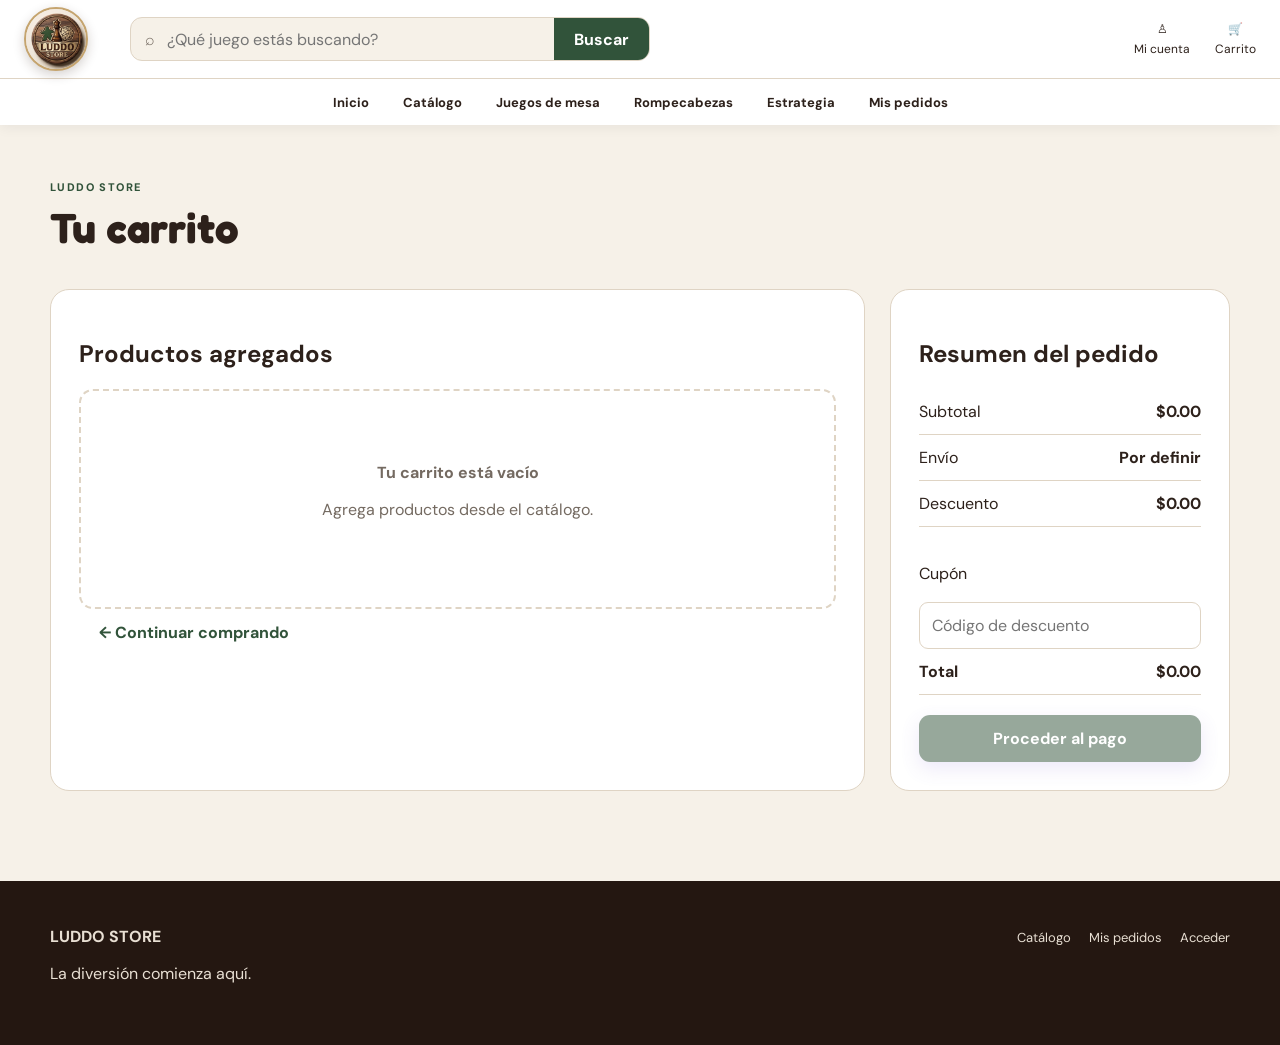
<file: carrito.html>
<!doctype html>
<html lang="es">
  <head>
    <meta charset="utf-8" />
    <meta name="viewport" content="width=device-width,initial-scale=1" />
    <title>Carrito | Luddo Store</title>
    <link rel="stylesheet" href="styles.css" />
    <script src="scripts/carrito.js" defer></script>
  </head>
  <body>
    <header class="header">
      <div class="header-main">
        <a class="logo" href="index.html" aria-label="Luddo Store"
          ><span class="logo-image"
            ><img src="assets/logo.png" alt="Luddo Store" /></span
        ></a>
        <form class="search" role="search">
          <span>⌕</span
          ><input
            type="search"
            name="q"
            placeholder="¿Qué juego estás buscando?"
            aria-label="Buscar juegos"
          /><button type="button">Buscar</button>
        </form>
        <div class="header-actions">
          <a href="login.html">♙<span>Mi cuenta</span></a
          ><a href="carrito.html">🛒<span>Carrito</span></a>
        </div>
      </div>
      <nav>
        <a href="index.html">Inicio</a>
        <a href="catalogo.html">Catálogo</a>
        <a href="catalogo.html?categoria=Juegos%20de%20mesa">Juegos de mesa</a>
        <a href="catalogo.html?categoria=Rompecabezas">Rompecabezas</a>
        <a href="catalogo.html?categoria=Estrategia">Estrategia</a>
        <a href="cuenta.html">Mis pedidos</a>
      </nav>
    </header>
    <main class="page-shell">
      <div class="container">
        <span class="eyebrow">LUDDO STORE</span>
        <h1 class="page-title">Tu carrito</h1>
        <div class="cart-layout-static section-pad">
          <section class="panel">
            <h2>Productos agregados</h2>
            <div id="items-carrito"></div>
            <a class="btn btn-ghost" href="catalogo.html"
              >← Continuar comprando</a
            >
          </section>
          <aside class="panel">
            <h2>Resumen del pedido</h2>
            <div class="summary-row">
              <span>Subtotal</span>
              <strong id="subtotal">$0.00</strong>
            </div>
            <div class="summary-row">
              <span>Envío</span>
              <strong id="envio">Por definir</strong>
            </div>
            <div class="summary-row">
              <span>Descuento</span>
              <strong id="descuento">$0.00</strong>
            </div>
            <label class="form-stack section-pad"
              >Cupón<input class="field" placeholder="Código de descuento"
            /></label>
            <div class="summary-row">
              <strong>Total</strong>
              <strong id="total">$0.00</strong>
            </div>
            <a
              id="ir-checkout"
              class="btn btn-primary"
              style="width: 100%; margin-top: 20px"
              href="checkout.html"
              >Proceder al pago</a
            >
          </aside>
        </div>
      </div>
    </main>
    <footer class="footer-static">
      <div class="container footer-inner">
        <div>
          <strong>LUDDO STORE</strong>
          <p>La diversión comienza aquí.</p>
        </div>
        <div>
          <a href="catalogo.html">Catálogo</a
          ><a href="cuenta.html">Mis pedidos</a><a href="login.html">Acceder</a>
        </div>
      </div>
    </footer>
  </body>
</html>
</file>
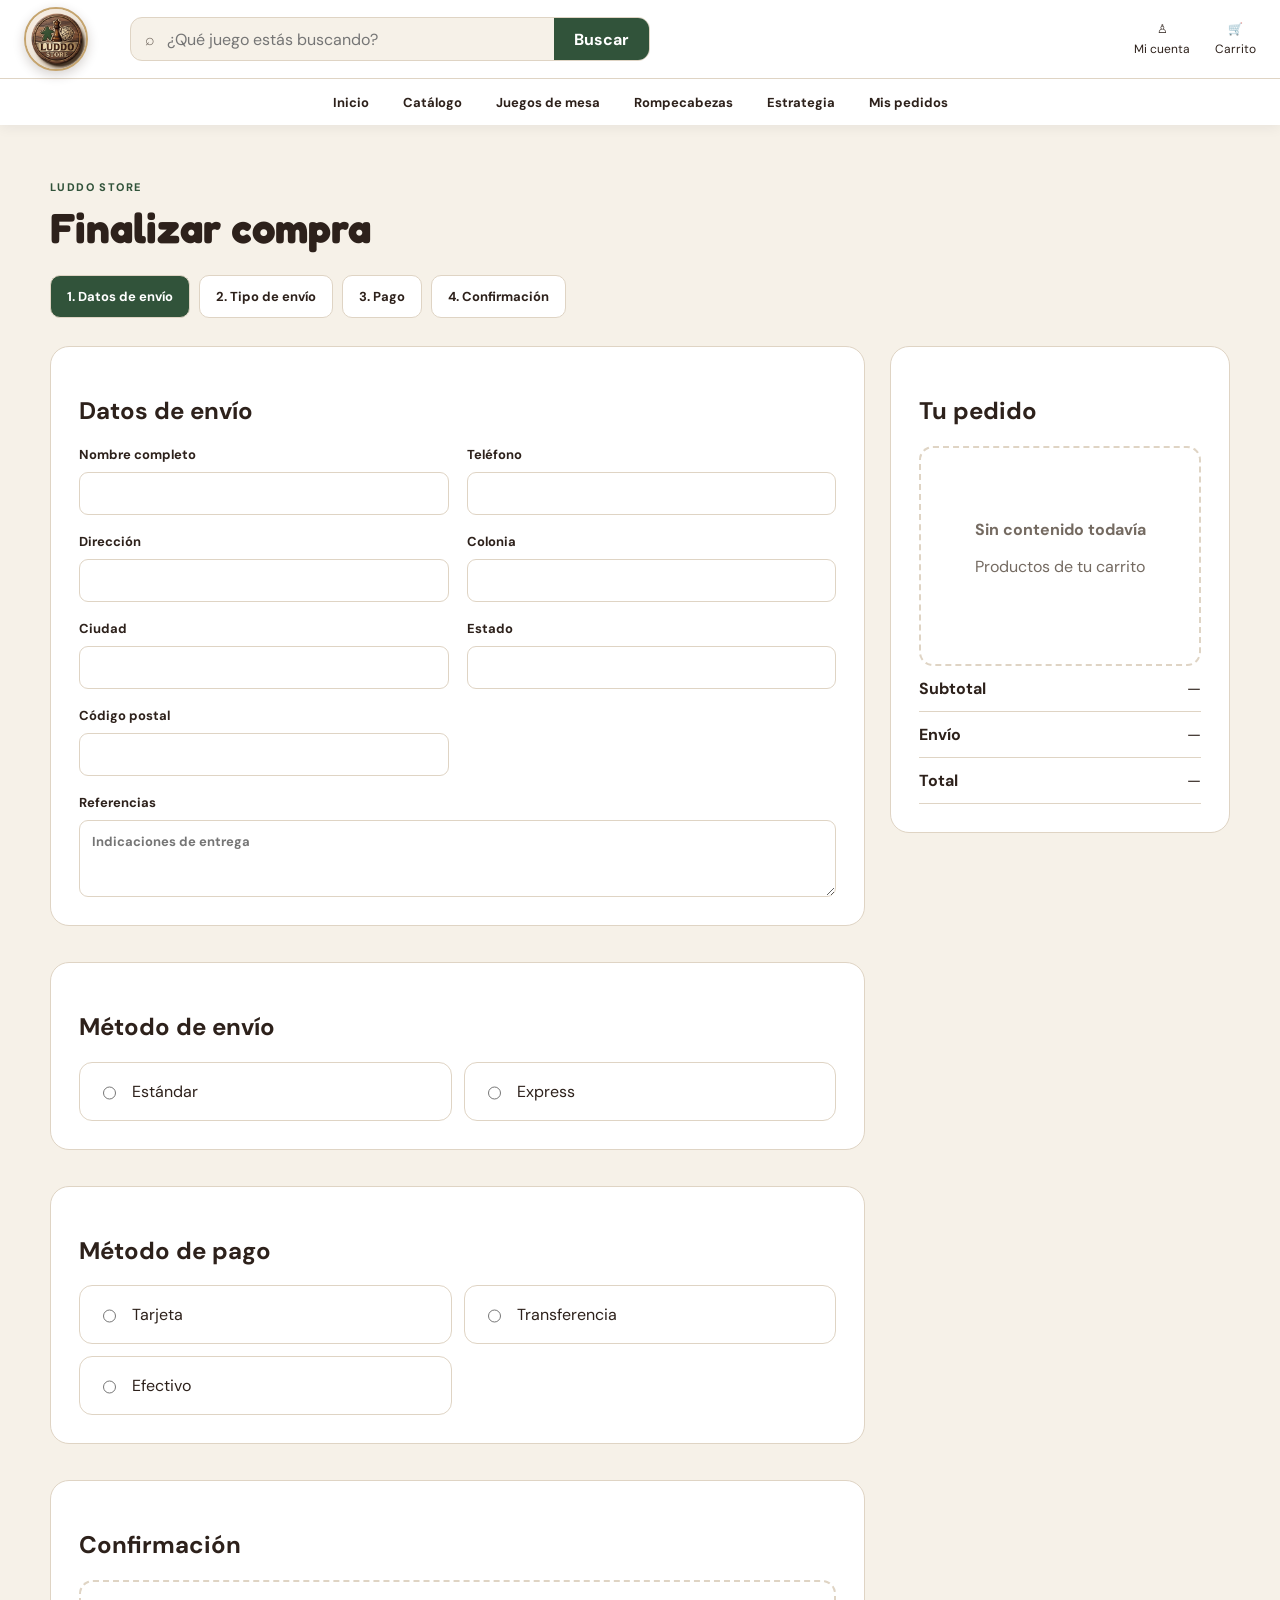
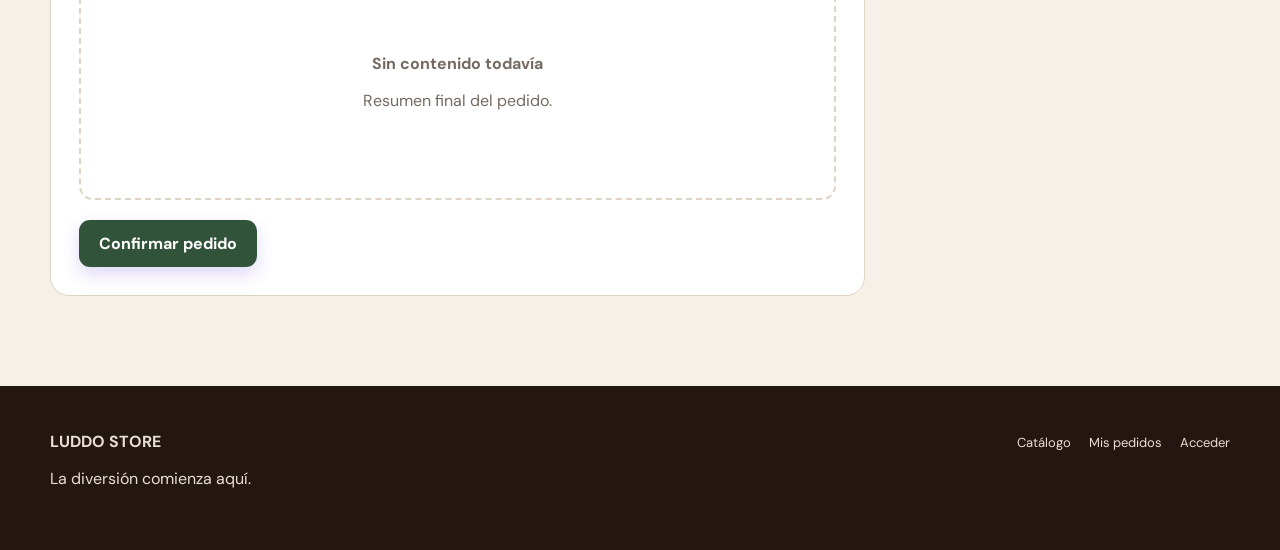
<file: checkout.html>
<!doctype html>
<html lang="es">
  <head>
    <meta charset="utf-8" />
    <meta name="viewport" content="width=device-width,initial-scale=1" />
    <title>Checkout | Luddo Store</title>
    <link rel="stylesheet" href="styles.css" />
  </head>
  <body>
    <header class="header">
      <div class="header-main">
        <a class="logo" href="index.html" aria-label="Luddo Store"
          ><span class="logo-image"
            ><img src="assets/logo.png" alt="Luddo Store" /></span
        ></a>
        <form class="search" role="search">
          <span>⌕</span
          ><input
            type="search"
            name="q"
            placeholder="¿Qué juego estás buscando?"
            aria-label="Buscar juegos"
          /><button type="button">Buscar</button>
        </form>
        <div class="header-actions">
          <a href="login.html">♙<span>Mi cuenta</span></a
          ><a href="carrito.html">🛒<span>Carrito</span></a>
        </div>
      </div>
      <nav>
        <a href="index.html">Inicio</a>
        <a href="catalogo.html">Catálogo</a>
        <a href="catalogo.html?categoria=Juegos%20de%20mesa">Juegos de mesa</a>
        <a href="catalogo.html?categoria=Rompecabezas">Rompecabezas</a>
        <a href="catalogo.html?categoria=Estrategia">Estrategia</a>
        <a href="cuenta.html">Mis pedidos</a>
      </nav>
    </header>
    <main class="page-shell">
      <div class="container">
        <span class="eyebrow">LUDDO STORE</span>
        <h1 class="page-title">Finalizar compra</h1>
        <div class="stepper-static">
          <a class="active" href="#envio">1. Datos de envío</a
          ><a href="#metodos">2. Tipo de envío</a><a href="#pago">3. Pago</a
          ><a href="#confirmacion">4. Confirmación</a>
        </div>
        <div class="checkout-layout-static">
          <section>
            <div class="panel" id="envio">
              <h2>Datos de envío</h2>
              <form class="form-grid-static">
                <label
                  >Nombre completo<input
                    type="text"
                    name="nombrecompleto"
                    placeholder="" /></label
                ><label
                  >Teléfono<input
                    type="tel"
                    name="telfono"
                    placeholder="" /></label
                ><label
                  >Dirección<input
                    type="text"
                    name="direccin"
                    placeholder="" /></label
                ><label
                  >Colonia<input
                    type="text"
                    name="colonia"
                    placeholder="" /></label
                ><label
                  >Ciudad<input
                    type="text"
                    name="ciudad"
                    placeholder="" /></label
                ><label
                  >Estado<input
                    type="text"
                    name="estado"
                    placeholder="" /></label
                ><label
                  >Código postal<input
                    type="text"
                    name="cdigopostal"
                    placeholder="" /></label
                ><label class="full"
                  >Referencias<textarea
                    rows="3"
                    placeholder="Indicaciones de entrega"
                  ></textarea>
                </label>
              </form>
            </div>
            <div class="panel section-pad" id="metodos">
              <h2>Método de envío</h2>
              <div class="choice-grid">
                <label class="choice"
                  ><input type="radio" name="envio" /> Estándar</label
                ><label class="choice"
                  ><input type="radio" name="envio" /> Express</label
                >
              </div>
            </div>
            <div class="panel section-pad" id="pago">
              <h2>Método de pago</h2>
              <div class="choice-grid">
                <label class="choice"
                  ><input type="radio" name="pago" /> Tarjeta</label
                ><label class="choice"
                  ><input type="radio" name="pago" /> Transferencia</label
                ><label class="choice"
                  ><input type="radio" name="pago" /> Efectivo</label
                >
              </div>
            </div>
            <div class="panel section-pad" id="confirmacion">
              <h2>Confirmación</h2>
              <div class="empty-space" data-template="empty">
                <div>
                  <strong>Sin contenido todavía</strong>
                  <p>Resumen final del pedido.</p>
                </div>
              </div>
              <button
                type="button"
                class="btn btn-primary"
                style="margin-top: 20px"
              >
                Confirmar pedido
              </button>
            </div>
          </section>
          <aside class="panel" style="align-self: start">
            <h2>Tu pedido</h2>
            <div id="checkout-productos">
              <div class="empty-space" data-template="empty">
                <div>
                  <strong>Sin contenido todavía</strong>
                  <p>Productos de tu carrito</p>
                </div>
              </div>
            </div>
            <div class="summary-row"><b>Subtotal</b><span>—</span></div>
            <div class="summary-row"><b>Envío</b><span>—</span></div>
            <div class="summary-row"><b>Total</b><span>—</span></div>
          </aside>
        </div>
      </div>
    </main>
    <footer class="footer-static">
      <div class="container footer-inner">
        <div>
          <strong>LUDDO STORE</strong>
          <p>La diversión comienza aquí.</p>
        </div>
        <div>
          <a href="catalogo.html">Catálogo</a
          ><a href="cuenta.html">Mis pedidos</a><a href="login.html">Acceder</a>
        </div>
      </div>
    </footer>
  </body>
</html>
</file>
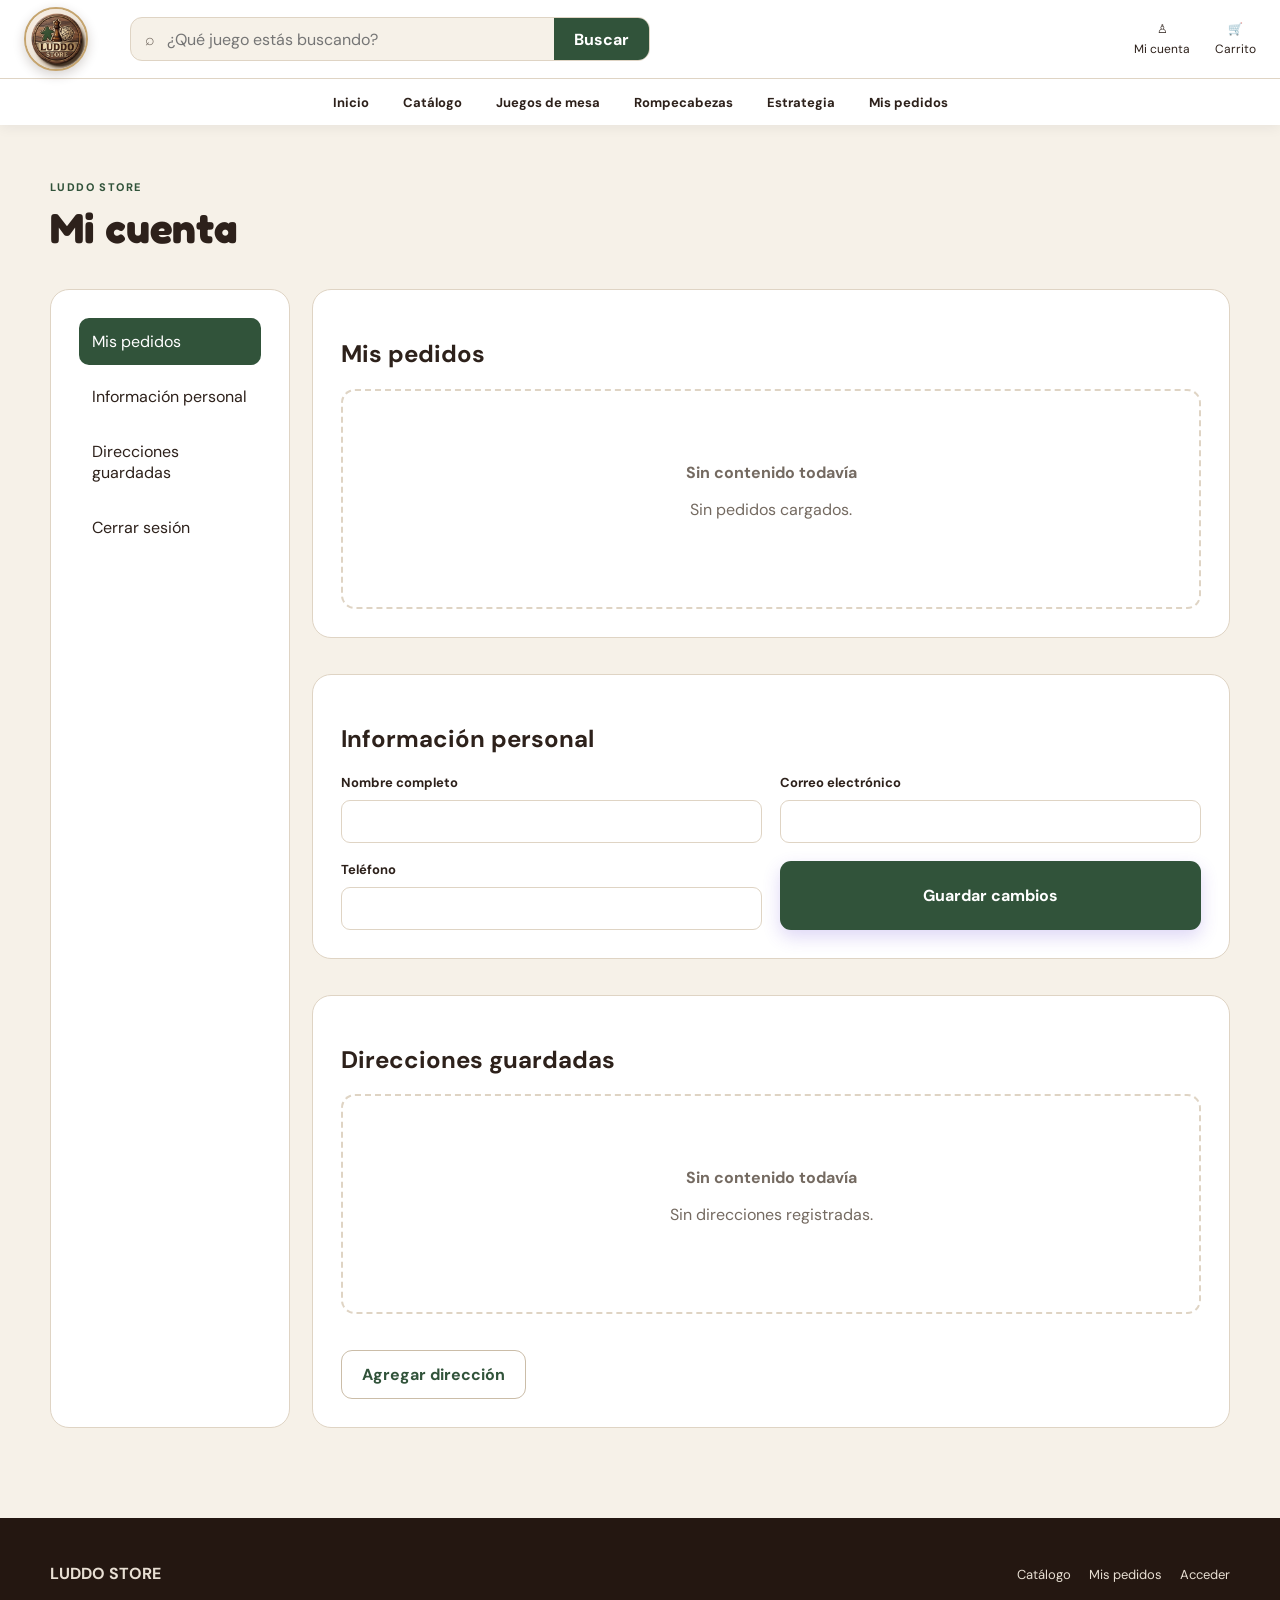
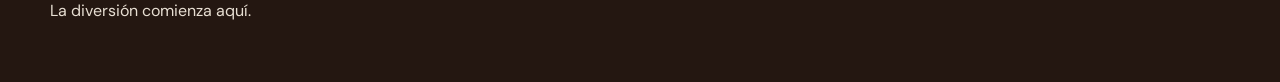
<file: cuenta.html>
<!doctype html>
<html lang="es">
  <head>
    <meta charset="utf-8" />
    <meta name="viewport" content="width=device-width,initial-scale=1" />
    <title>Mi cuenta | Luddo Store</title>
    <link rel="stylesheet" href="styles.css" />
  </head>
  <body>
    <header class="header">
      <div class="header-main">
        <a class="logo" href="index.html" aria-label="Luddo Store"
          ><span class="logo-image"
            ><img src="assets/logo.png" alt="Luddo Store" /></span
        ></a>
        <form class="search" role="search">
          <span>⌕</span
          ><input
            type="search"
            name="q"
            placeholder="¿Qué juego estás buscando?"
            aria-label="Buscar juegos"
          /><button type="button">Buscar</button>
        </form>
        <div class="header-actions">
          <a href="login.html">♙<span>Mi cuenta</span></a
          ><a href="carrito.html">🛒<span>Carrito</span></a>
        </div>
      </div>
      <nav>
        <a href="index.html">Inicio</a>
        <a href="catalogo.html">Catálogo</a>
        <a href="catalogo.html?categoria=Juegos%20de%20mesa">Juegos de mesa</a>
        <a href="catalogo.html?categoria=Rompecabezas">Rompecabezas</a>
        <a href="catalogo.html?categoria=Estrategia">Estrategia</a>
        <a href="cuenta.html">Mis pedidos</a>
      </nav>
    </header>
    <main class="page-shell">
      <div class="container">
        <span class="eyebrow">LUDDO STORE</span>
        <h1 class="page-title">Mi cuenta</h1>
        <div class="account-layout-static section-pad">
          <aside class="panel account-menu">
            <a class="active" href="#pedidos">Mis pedidos</a
            ><a href="#perfil">Información personal</a
            ><a href="#direcciones">Direcciones guardadas</a
            ><a href="login.html">Cerrar sesión</a>
          </aside>
          <section>
            <div class="panel" id="pedidos">
              <h2>Mis pedidos</h2>
              <div id="historial-pedidos">
                <div class="empty-space" data-template="empty">
                  <div>
                    <strong>Sin contenido todavía</strong>
                    <p>Sin pedidos cargados.</p>
                  </div>
                </div>
              </div>
            </div>
            <div class="panel section-pad" id="perfil">
              <h2>Información personal</h2>
              <form class="form-grid-static">
                <label
                  >Nombre completo<input
                    type="text"
                    name="nombrecompleto"
                    placeholder="" /></label
                ><label
                  >Correo electrónico<input
                    type="email"
                    name="correoelectrnico"
                    placeholder="" /></label
                ><label
                  >Teléfono<input
                    type="tel"
                    name="telfono"
                    placeholder="" /></label
                ><button type="button" class="btn btn-primary">
                  Guardar cambios
                </button>
              </form>
            </div>
            <div class="panel section-pad" id="direcciones">
              <h2>Direcciones guardadas</h2>
              <div class="empty-space" data-template="empty">
                <div>
                  <strong>Sin contenido todavía</strong>
                  <p>Sin direcciones registradas.</p>
                </div>
              </div>
              <button class="btn btn-outline section-pad" type="button">
                Agregar dirección
              </button>
            </div>
          </section>
        </div>
      </div>
    </main>
    <footer class="footer-static">
      <div class="container footer-inner">
        <div>
          <strong>LUDDO STORE</strong>
          <p>La diversión comienza aquí.</p>
        </div>
        <div>
          <a href="catalogo.html">Catálogo</a
          ><a href="cuenta.html">Mis pedidos</a><a href="login.html">Acceder</a>
        </div>
      </div>
    </footer>
  </body>
</html>
</file>
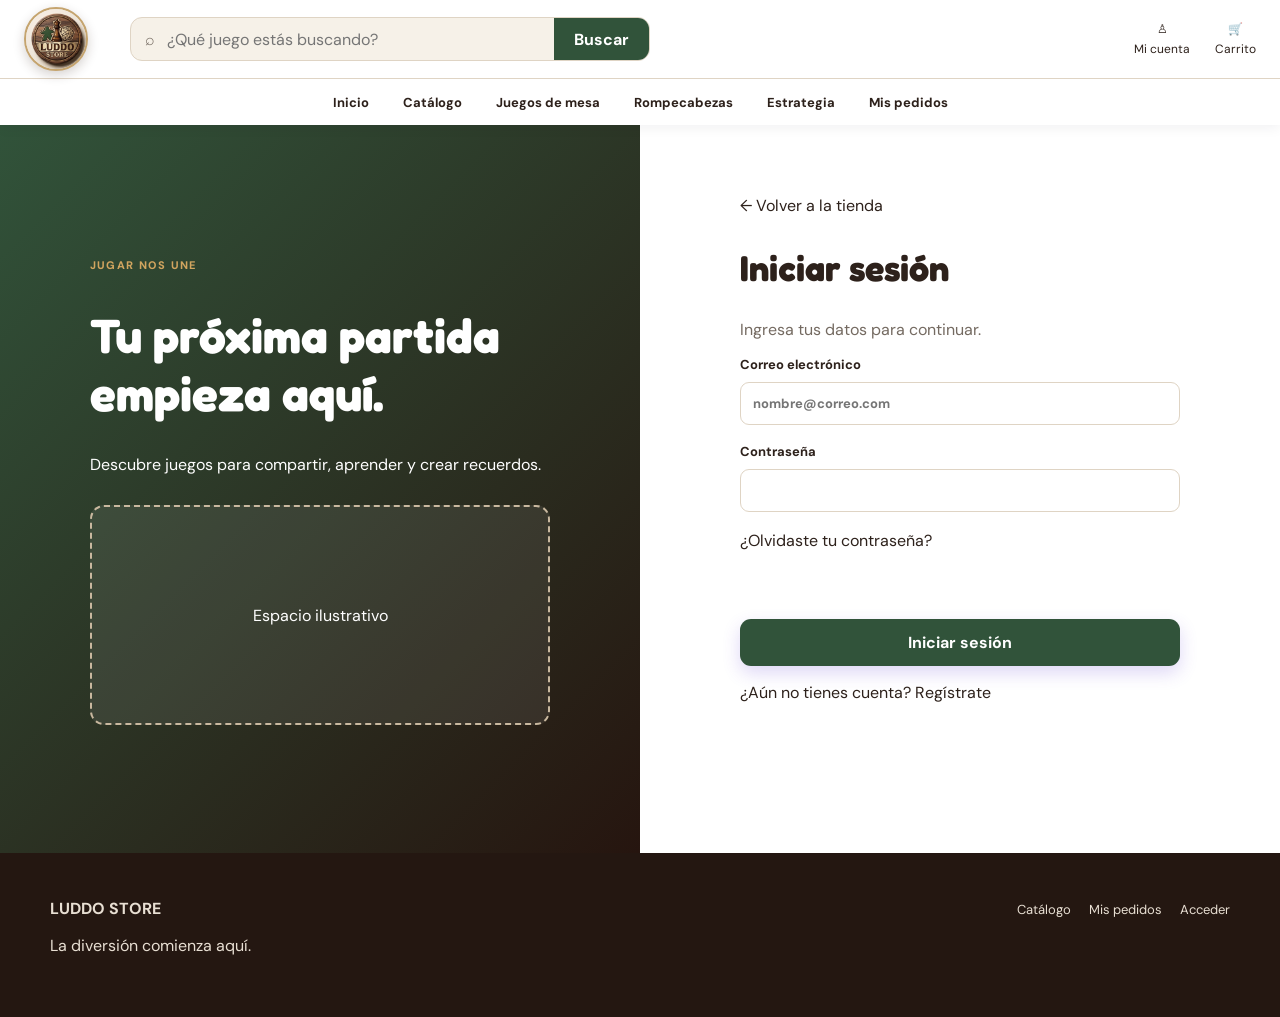
<file: login.html>
<!doctype html>
<html lang="es">
  <head>
    <meta charset="utf-8" />
    <meta name="viewport" content="width=device-width,initial-scale=1" />
    <title>Iniciar sesión | Luddo Store</title>
    <link rel="stylesheet" href="styles.css" />
  </head>
  <body>
    <header class="header">
      <div class="header-main">
        <a class="logo" href="index.html" aria-label="Luddo Store"
          ><span class="logo-image"
            ><img src="assets/logo.png" alt="Luddo Store" /></span
        ></a>
        <form class="search" role="search">
          <span>⌕</span
          ><input
            type="search"
            name="q"
            placeholder="¿Qué juego estás buscando?"
            aria-label="Buscar juegos"
          /><button type="button">Buscar</button>
        </form>
        <div class="header-actions">
          <a href="login.html">♙<span>Mi cuenta</span></a
          ><a href="carrito.html">🛒<span>Carrito</span></a>
        </div>
      </div>
      <nav>
        <a href="index.html">Inicio</a>
        <a href="catalogo.html">Catálogo</a>
        <a href="catalogo.html?categoria=Juegos%20de%20mesa">Juegos de mesa</a>
        <a href="catalogo.html?categoria=Rompecabezas">Rompecabezas</a>
        <a href="catalogo.html?categoria=Estrategia">Estrategia</a>
        <a href="cuenta.html">Mis pedidos</a>
      </nav>
    </header>
    <main class="auth-static">
      <div class="auth-side">
        <span class="eyebrow" style="color: #d1a55f">JUGAR NOS UNE</span>
        <h1>Tu próxima partida empieza aquí.</h1>
        <p>Descubre juegos para compartir, aprender y crear recuerdos.</p>
        <div
          class="placeholder"
          style="
            margin-top: 30px;
            min-height: 220px;
            background: rgba(255, 255, 255, 0.08);
            color: #fff;
          "
        >
          Espacio ilustrativo
        </div>
      </div>
      <section class="auth-content">
        <div class="auth-form-wrap">
          <a href="index.html">← Volver a la tienda</a>
          <h2>Iniciar sesión</h2>
          <p class="subtle">Ingresa tus datos para continuar.</p>
          <form class="form-stack" id="form-login">
            <label>
              Correo electrónico
              <input
                type="email"
                id="correo-login"
                name="correoElectronico"
                placeholder="nombre@correo.com"
                required
              />
            </label>

            <label>
              Contraseña
              <input
                type="password"
                id="contrasena-login"
                name="contrasena"
                required
              />
            </label>

            <a href="#">¿Olvidaste tu contraseña?</a>

            <p id="mensaje-login"></p>

            <button type="submit" class="btn btn-primary">
              Iniciar sesión
            </button>
          </form>
          <p>¿Aún no tienes cuenta? <a href="registro.html">Regístrate</a></p>
        </div>
      </section>
    </main>
    <footer class="footer-static">
      <div class="container footer-inner">
        <div>
          <strong>LUDDO STORE</strong>
          <p>La diversión comienza aquí.</p>
        </div>
        <div>
          <a href="catalogo.html">Catálogo</a
          ><a href="cuenta.html">Mis pedidos</a><a href="login.html">Acceder</a>
        </div>
      </div>
    </footer>
    <script src="scripts/autenticacion.js"></script>
  </body>
</html>
</file>
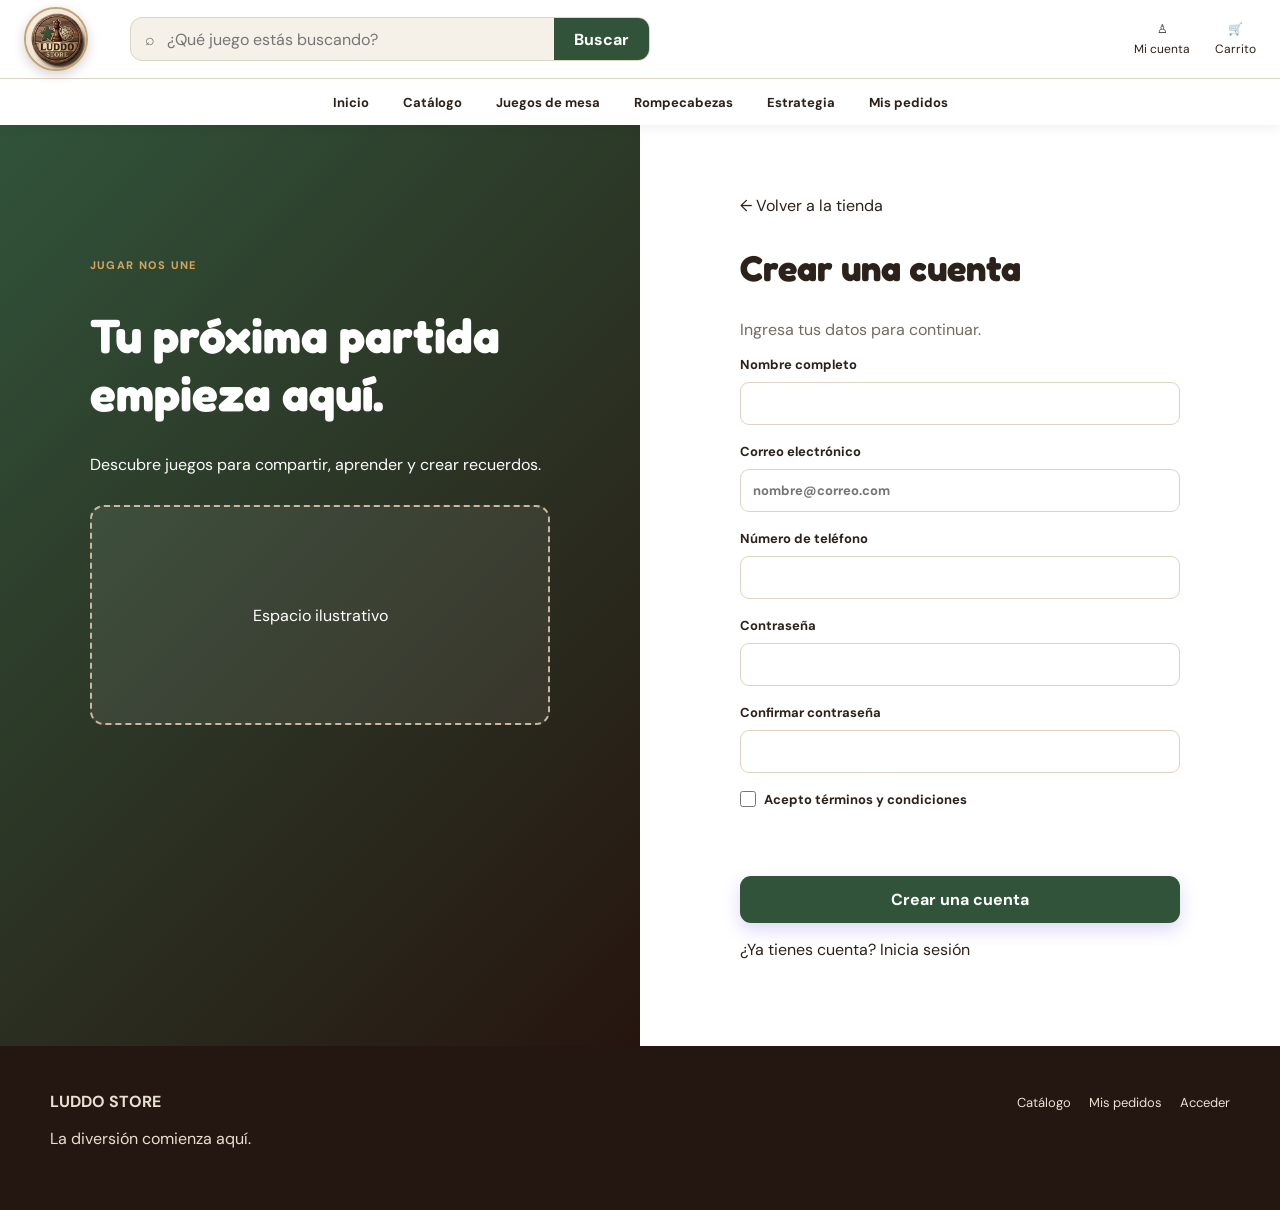
<file: registro.html>
<!doctype html>
<html lang="es">
  <head>
    <meta charset="utf-8" />
    <meta name="viewport" content="width=device-width,initial-scale=1" />
    <title>Crear una cuenta | Luddo Store</title>
    <link rel="stylesheet" href="styles.css" />
  </head>
  <body>
    <header class="header">
      <div class="header-main">
        <a class="logo" href="index.html" aria-label="Luddo Store"
          ><span class="logo-image"
            ><img src="assets/logo.png" alt="Luddo Store" /></span
        ></a>
        <form class="search" role="search">
          <span>⌕</span
          ><input
            type="search"
            name="q"
            placeholder="¿Qué juego estás buscando?"
            aria-label="Buscar juegos"
          /><button type="button">Buscar</button>
        </form>
        <div class="header-actions">
          <a href="login.html">♙<span>Mi cuenta</span></a
          ><a href="carrito.html">🛒<span>Carrito</span></a>
        </div>
      </div>
      <nav>
        <a href="index.html">Inicio</a>
        <a href="catalogo.html">Catálogo</a>
        <a href="catalogo.html?categoria=Juegos%20de%20mesa">Juegos de mesa</a>
        <a href="catalogo.html?categoria=Rompecabezas">Rompecabezas</a>
        <a href="catalogo.html?categoria=Estrategia">Estrategia</a>
        <a href="cuenta.html">Mis pedidos</a>
      </nav>
    </header>
    <main class="auth-static">
      <div class="auth-side">
        <span class="eyebrow" style="color: #d1a55f">JUGAR NOS UNE</span>
        <h1>Tu próxima partida empieza aquí.</h1>
        <p>Descubre juegos para compartir, aprender y crear recuerdos.</p>
        <div
          class="placeholder"
          style="
            margin-top: 30px;
            min-height: 220px;
            background: rgba(255, 255, 255, 0.08);
            color: #fff;
          "
        >
          Espacio ilustrativo
        </div>
      </div>
      <section class="auth-content">
        <div class="auth-form-wrap">
          <a href="index.html">← Volver a la tienda</a>
          <h2>Crear una cuenta</h2>
          <p class="subtle">Ingresa tus datos para continuar.</p>
          <form class="form-stack" id="form-registro">
            <label>
              Nombre completo
              <input type="text" id="nombre" name="nombreCompleto" required />
            </label>

            <label>
              Correo electrónico
              <input
                type="email"
                id="correo"
                name="correoElectronico"
                placeholder="nombre@correo.com"
                required
              />
            </label>

            <label>
              Número de teléfono
              <input type="tel" id="telefono" name="telefono" required />
            </label>

            <label>
              Contraseña
              <input
                type="password"
                id="contrasena"
                name="contrasena"
                minlength="6"
                required
              />
            </label>

            <label>
              Confirmar contraseña
              <input
                type="password"
                id="confirmar-contrasena"
                name="confirmarContrasena"
                minlength="6"
                required
              />
            </label>

            <label class="check-opcion">
              <input type="checkbox" id="terminos" required />
              <span>Acepto términos y condiciones</span>
            </label>

            <p id="mensaje-registro"></p>

            <button type="submit" class="btn btn-primary">
              Crear una cuenta
            </button>
          </form>
          <p>¿Ya tienes cuenta? <a href="login.html">Inicia sesión</a></p>
        </div>
      </section>
    </main>
    <footer class="footer-static">
      <div class="container footer-inner">
        <div>
          <strong>LUDDO STORE</strong>
          <p>La diversión comienza aquí.</p>
        </div>
        <div>
          <a href="catalogo.html">Catálogo</a
          ><a href="cuenta.html">Mis pedidos</a><a href="login.html">Acceder</a>
        </div>
      </div>
    </footer>
    <script src="scripts/autenticacion.js"></script>
  </body>
</html>
</file>
<file: styles.css>
@import url("https://fonts.googleapis.com/css2?family=DM+Sans:wght@400;500;600;700&family=Fredoka:wght@500;600;700&display=swap");

:root {
  --purple: #31533a;
  --purple-dark: #26150f;
  --blue: #46684d;
  --yellow: #d1a55f;
  --orange: #a45f32;
  --ink: #2d211b;
  --muted: #746a61;
  --line: #dfd4c4;
  --soft: #f6f1e8;
  --green: #315f3c;
  --white: #fff;
  --shadow: 0 14px 40px rgba(54, 35, 22, 0.13);
}
* {
  box-sizing: border-box;
}
html {
  scroll-behavior: smooth;
}
body {
  margin: 0;
  color: var(--ink);
  font-family: "DM Sans", sans-serif;
  background: #fff;
}
button,
input,
select,
textarea {
  font: inherit;
}
button {
  cursor: pointer;
}
img {
  display: block;
  max-width: 100%;
}
.app {
  min-height: 100vh;
}
.container {
  width: min(1180px, calc(100% - 48px));
  margin-inline: auto;
}
.topbar {
  background: var(--purple-dark);
  color: #fff;
  text-align: center;
  font-size: 12px;
  padding: 8px;
}
.topbar span {
  color: var(--yellow);
  margin: 0 12px;
}
.header {
  background: #fff;
  position: sticky;
  top: 0;
  z-index: 30;
  box-shadow: 0 3px 12px rgba(20, 14, 47, 0.06);
}
.header-main {
  height: 78px;
  display: flex;
  align-items: center;
  gap: 42px;
  width: min(1260px, calc(100% - 48px));
  margin: auto;
}
.logo {
  border: 0;
  background: transparent;
  display: flex;
  align-items: center;
  gap: 10px;
  color: var(--ink);
  padding: 0;
  text-align: left;
}
.logo-image {
  position: relative;
  display: block;
  width: 64px;
  height: 64px;
  border-radius: 50%;
  overflow: hidden;
  box-shadow: 0 4px 12px rgba(45, 25, 15, 0.2);
  border: 2px solid #c5a46e;
  background: #eee4d5;
}
.logo-image img {
  position: absolute;
  height: 100%;
  width: auto;
  max-width: none;
  left: 50%;
  top: 0;
  transform: translateX(-50%);
}
.search {
  height: 44px;
  border: 1px solid var(--line);
  border-radius: 12px;
  display: flex;
  align-items: center;
  padding-left: 14px;
  color: var(--muted);
  background: var(--soft);
  flex: 1;
  max-width: 520px;
}
.search input {
  border: 0;
  outline: 0;
  background: transparent;
  padding: 0 12px;
  flex: 1;
  min-width: 0;
}
.search button {
  align-self: stretch;
  border: 0;
  background: var(--purple);
  color: #fff;
  padding: 0 20px;
  border-radius: 0 11px 11px 0;
  font-weight: 700;
}
.header-actions {
  display: flex;
  gap: 25px;
  margin-left: auto;
}
.header-actions > button {
  background: transparent;
  border: 0;
  display: grid;
  justify-items: center;
  gap: 3px;
  font-size: 11px;
  color: var(--ink);
  position: relative;
}
.icon-badge {
  position: relative;
}
.icon-badge i {
  position: absolute;
  top: -9px;
  right: -10px;
  background: var(--orange);
  color: #fff;
  width: 17px;
  height: 17px;
  border-radius: 50%;
  font: 700 10px/17px "DM Sans";
  font-style: normal;
}
.header nav {
  height: 47px;
  border-top: 1px solid var(--line);
  display: flex;
  justify-content: center;
  align-items: center;
  gap: 34px;
}
.header nav button {
  border: 0;
  background: transparent;
  font-size: 13px;
  font-weight: 600;
  color: #403c4b;
  display: flex;
  gap: 7px;
  align-items: center;
}
.header nav button:hover {
  color: var(--purple);
}
.header nav .sale {
  color: #e95522;
}
.hero {
  min-height: 570px;
  position: relative;
  display: flex;
  align-items: center;
  overflow: hidden;
  background: var(--purple-dark);
}
.hero > img {
  position: absolute;
  inset: 0;
  width: 100%;
  height: 100%;
  object-fit: cover;
  object-position: center;
}
.hero-overlay {
  position: absolute;
  inset: 0;
  background: linear-gradient(
    90deg,
    rgba(36, 20, 14, 0.98) 0%,
    rgba(49, 83, 58, 0.92) 43%,
    rgba(38, 21, 15, 0.18) 82%
  );
}
.hero-content {
  position: relative;
  color: #fff;
  width: min(1180px, calc(100% - 48px));
  margin: auto;
}
.pill {
  display: inline-block;
  border: 1px solid rgba(255, 255, 255, 0.3);
  background: rgba(255, 255, 255, 0.12);
  padding: 8px 13px;
  border-radius: 99px;
  font-size: 12px;
  font-weight: 700;
  letter-spacing: 0.4px;
}
.hero h1 {
  font: 700 clamp(48px, 5vw, 72px)/0.98 "Fredoka";
  margin: 22px 0 18px;
  letter-spacing: -2px;
}
.hero h1 em {
  font-style: normal;
  color: var(--yellow);
}
.hero p {
  font-size: 17px;
  line-height: 1.6;
  max-width: 530px;
  color: #eee2d0;
}
.hero-content > div {
  display: flex;
  gap: 12px;
  margin-top: 28px;
}
.btn {
  border: 0;
  border-radius: 11px;
  padding: 13px 20px;
  font-weight: 700;
  display: inline-flex;
  align-items: center;
  justify-content: center;
  gap: 9px;
  transition: 0.2s;
  white-space: nowrap;
}
.btn:hover {
  transform: translateY(-2px);
}
.btn:disabled {
  opacity: 0.45;
  cursor: not-allowed;
  transform: none;
}
.btn-primary {
  background: var(--purple);
  color: #fff;
  box-shadow: 0 7px 18px rgba(91, 56, 209, 0.2);
}
.hero .btn-primary {
  background: var(--yellow);
  color: var(--purple-dark);
}
.btn-secondary {
  background: var(--yellow);
  color: var(--purple-dark);
}
.hero .btn-secondary {
  background: #fff;
  color: var(--purple);
}
.btn-outline {
  background: #fff;
  color: var(--purple);
  border: 1px solid #cbbda8;
}
.btn-ghost {
  background: transparent;
  color: var(--purple);
  box-shadow: none;
}
.hero-note {
  position: absolute;
  right: 8%;
  bottom: 40px;
  background: #fff;
  padding: 15px 20px;
  border-radius: 16px;
  display: flex;
  align-items: center;
  gap: 10px;
  box-shadow: var(--shadow);
  transform: rotate(-2deg);
}
.hero-note b {
  font: 700 30px "Fredoka";
  color: var(--orange);
}
.hero-note span {
  font-size: 12px;
  font-weight: 600;
  line-height: 1.2;
}
.section-title {
  display: flex;
  align-items: flex-end;
  justify-content: space-between;
  margin-bottom: 26px;
}
.section-title span,
.eyebrow,
.step-label {
  font-size: 11px;
  letter-spacing: 1.4px;
  font-weight: 800;
  color: var(--purple);
  text-transform: uppercase;
}
.section-title h2 {
  font: 700 34px/1.15 "Fredoka";
  margin: 6px 0 0;
}
.section-title > button {
  border: 0;
  background: transparent;
  color: var(--purple);
  display: flex;
  align-items: center;
  gap: 7px;
  font-weight: 700;
}
.categories,
.products-section {
  padding-top: 75px;
  padding-bottom: 20px;
}
.category-grid {
  display: grid;
  grid-template-columns: repeat(4, 1fr);
  gap: 16px;
}
.category-card {
  height: 235px;
  position: relative;
  border: 0;
  border-radius: 18px;
  overflow: hidden;
  padding: 0;
  background: var(--purple);
  text-align: left;
}
.category-card:after {
  content: "";
  position: absolute;
  inset: 0;
  background: linear-gradient(0deg, rgba(22, 11, 52, 0.88), transparent 70%);
}
.category-card img {
  width: 100%;
  height: 100%;
  object-fit: cover;
  transition: 0.35s;
}
.category-card:hover img {
  transform: scale(1.06);
}
.category-card > span {
  position: absolute;
  z-index: 2;
  bottom: 20px;
  left: 20px;
  color: #fff;
  display: grid;
  gap: 4px;
}
.category-card b {
  font: 600 20px "Fredoka";
}
.category-card small {
  color: #eadcc7;
}
.category-card > i {
  position: absolute;
  z-index: 2;
  right: 17px;
  bottom: 17px;
  color: var(--purple);
  background: var(--yellow);
  border-radius: 50%;
  width: 38px;
  height: 38px;
  display: grid;
  place-items: center;
}
.product-grid {
  display: grid;
  grid-template-columns: repeat(4, 1fr);
  gap: 20px;
}
.product-card {
  border: 1px solid var(--line);
  border-radius: 18px;
  overflow: hidden;
  background: #fff;
  transition: 0.25s;
  min-width: 0;
}
.product-card:hover {
  transform: translateY(-5px);
  box-shadow: var(--shadow);
}
.product-image {
  height: 210px;
  position: relative;
  background: var(--soft);
  overflow: hidden;
}
.product-image > img {
  width: 100%;
  height: 100%;
  object-fit: cover;
}
.discount,
.soldout {
  position: absolute;
  top: 13px;
  left: 13px;
  background: var(--orange);
  color: #fff;
  border-radius: 7px;
  padding: 6px 9px;
  font-size: 10px;
  font-weight: 800;
  text-transform: uppercase;
}
.soldout {
  inset: 50% auto auto 50%;
  transform: translate(-50%, -50%);
  background: var(--ink);
  white-space: nowrap;
}
.fav {
  position: absolute;
  right: 12px;
  top: 12px;
  width: 36px;
  height: 36px;
  border-radius: 50%;
  border: 0;
  background: #fff;
  display: grid;
  place-items: center;
  color: var(--ink);
  box-shadow: 0 4px 12px rgba(0, 0, 0, 0.12);
}
.fav.active,
.heart-btn.active {
  color: #e84165;
}
.fav.active svg,
.heart-btn.active svg {
  fill: currentColor;
}
.product-body {
  padding: 17px;
}
.product-body h3 {
  font: 600 19px "Fredoka";
  margin: 5px 0 7px;
}
.rating {
  display: flex;
  align-items: center;
  gap: 5px;
  font-size: 12px;
  color: var(--muted);
}
.rating svg {
  color: #f4b91d;
  fill: #f4b91d;
}
.rating b {
  color: var(--ink);
}
.price {
  font: 700 21px "Fredoka";
  color: var(--purple);
  margin-top: 12px;
}
.price del {
  font: 500 12px "DM Sans";
  color: #999;
  margin-left: 6px;
}
.availability {
  display: flex;
  align-items: center;
  gap: 6px;
  font-size: 11px;
  color: var(--green);
  margin: 8px 0 15px;
}
.availability i {
  width: 7px;
  height: 7px;
  background: var(--green);
  border-radius: 50%;
}
.availability.no {
  color: #a64d4d;
}
.availability.no i {
  background: #a64d4d;
}
.card-actions {
  display: grid;
  grid-template-columns: 1fr 1fr;
  gap: 8px;
}
.card-actions .btn {
  padding: 10px 8px;
  font-size: 12px;
}
.promo-wrap {
  width: min(1180px, calc(100% - 48px));
  margin: 80px auto 10px;
  display: grid;
  grid-template-columns: 1fr 1fr;
  gap: 20px;
}
.promo {
  border-radius: 22px;
  min-height: 310px;
  padding: 42px;
  position: relative;
  overflow: hidden;
}
.promo > span {
  font-size: 11px;
  font-weight: 800;
  letter-spacing: 1.3px;
}
.promo h2 {
  font: 700 37px/1.05 "Fredoka";
  margin: 12px 0;
}
.promo p {
  margin-bottom: 25px;
}
.promo.purple {
  background: var(--purple);
  color: #fff;
}
.promo.yellow {
  background: var(--yellow);
  color: var(--purple-dark);
}
.dice-art,
.token-art {
  position: absolute;
  right: 20px;
  bottom: -35px;
  opacity: 0.16;
  transform: rotate(15deg);
}
.dice-art {
  width: 175px;
  height: 175px;
  border: 13px solid currentColor;
  border-radius: 32px;
}
.dice-art i,
.dice-face i {
  position: absolute;
  width: 20px;
  height: 20px;
  background: currentColor;
  border-radius: 50%;
}
.dice-art i:nth-child(1),
.dice-face i:nth-child(1) {
  left: 25%;
  top: 25%;
}
.dice-art i:nth-child(2),
.dice-face i:nth-child(2) {
  right: 25%;
  top: 25%;
}
.dice-art i:nth-child(3),
.dice-face i:nth-child(3) {
  left: 50%;
  top: 50%;
  transform: translate(-50%, -50%);
}
.dice-art i:nth-child(4),
.dice-face i:nth-child(4) {
  left: 25%;
  bottom: 25%;
}
.dice-art i:nth-child(5),
.dice-face i:nth-child(5) {
  right: 25%;
  bottom: 25%;
}
.token-art {
  right: 25px;
  bottom: -20px;
  border: 12px solid currentColor;
  border-radius: 50%;
  font: 700 110px/145px "Fredoka";
  width: 170px;
  height: 170px;
  text-align: center;
}
.benefits {
  margin-top: 70px;
  margin-bottom: 80px;
  border: 1px solid var(--line);
  border-radius: 17px;
  padding: 27px;
  display: grid;
  grid-template-columns: repeat(4, 1fr);
}
.benefits > div {
  display: flex;
  align-items: center;
  justify-content: center;
  gap: 13px;
  border-right: 1px solid var(--line);
}
.benefits > div:last-child {
  border: 0;
}
.benefits svg {
  color: var(--purple);
}
.benefits span {
  display: grid;
}
.benefits b {
  font-size: 13px;
}
.benefits small {
  font-size: 11px;
  color: var(--muted);
  margin-top: 3px;
}
footer {
  background: #241711;
  color: #e5dbcf;
  padding: 60px 0 0;
}
.footer-grid {
  width: min(1180px, calc(100% - 48px));
  margin: auto;
  display: grid;
  grid-template-columns: 1.5fr 0.7fr 0.9fr 1.3fr;
  gap: 65px;
}
.footer-grid .logo {
  color: #fff;
  margin-bottom: 18px;
}
.footer-grid .logo small {
  color: var(--yellow);
}
.footer-grid p {
  font-size: 13px;
  line-height: 1.7;
  color: #cdbfb3;
}
.footer-grid h4 {
  font: 600 16px "Fredoka";
  color: #fff;
  margin: 0 0 18px;
}
.footer-grid > div > button {
  display: block;
  border: 0;
  background: transparent;
  color: #cdbfb3;
  padding: 5px 0;
  font-size: 13px;
}
.socials {
  display: flex;
  gap: 8px;
}
.socials span {
  width: 32px;
  height: 32px;
  border-radius: 50%;
  background: #4b3125;
  display: grid;
  place-items: center;
  font-size: 11px;
  font-weight: 800;
}
.newsletter {
  display: flex;
  margin: 15px 0;
}
.newsletter input {
  min-width: 0;
  width: 100%;
  border: 0;
  padding: 11px;
  border-radius: 8px 0 0 8px;
}
.newsletter button {
  border: 0;
  background: var(--yellow);
  color: var(--purple-dark);
  font-weight: 800;
  border-radius: 0 8px 8px 0;
  padding: 0 14px;
}
.copyright {
  border-top: 1px solid #50392e;
  margin-top: 50px;
  padding: 18px max(24px, calc((100vw - 1180px) / 2));
  font-size: 11px;
  color: #a9998c;
  display: flex;
  justify-content: space-between;
}
.page-bg {
  background: var(--soft);
  padding-bottom: 80px;
  min-height: 70vh;
}
.page-head {
  padding-top: 52px;
  padding-bottom: 30px;
}
.page-head > span,
.breadcrumb {
  font-size: 11px;
  color: var(--muted);
}
.page-head h1 {
  font: 700 43px "Fredoka";
  margin: 13px 0 8px;
}
.page-head p {
  color: var(--muted);
  margin: 0;
}
.page-head.compact {
  padding-bottom: 35px;
}
.catalog-tools {
  display: flex;
  justify-content: space-between;
  align-items: center;
  margin-bottom: 22px;
}
.search.wide {
  background: #fff;
  max-width: 520px;
}
.catalog-tools label {
  font-size: 12px;
  color: var(--muted);
}
select {
  border: 1px solid var(--line);
  border-radius: 9px;
  background: #fff;
  padding: 10px 34px 10px 11px;
  color: var(--ink);
  outline: 0;
}
.catalog-layout {
  display: grid;
  grid-template-columns: 235px 1fr;
  gap: 30px;
}
.filters {
  background: #fff;
  border: 1px solid var(--line);
  border-radius: 15px;
  padding: 20px;
  align-self: start;
}
.filter-top {
  display: flex;
  justify-content: space-between;
  align-items: center;
}
.filter-top h3 {
  font: 600 20px "Fredoka";
  margin: 0;
}
.filter-top button {
  border: 0;
  background: none;
  color: var(--purple);
  font-size: 11px;
  font-weight: 700;
}
.filter-group {
  border-top: 1px solid var(--line);
  padding: 18px 0 10px;
  margin-top: 16px;
}
.filter-group h4 {
  font-size: 12px;
  margin: 0 0 12px;
}
.filter-group label,
.stock-check {
  display: flex;
  align-items: center;
  gap: 8px;
  color: #5c5867;
  font-size: 12px;
  margin: 9px 0;
  cursor: pointer;
}
.filter-group input[type="checkbox"],
.stock-check input {
  accent-color: var(--purple);
}
.range-label {
  display: flex;
  justify-content: space-between;
  font-size: 10px;
  color: var(--muted);
}
.range {
  width: 100%;
  accent-color: var(--purple);
}
.results-head {
  display: flex;
  justify-content: space-between;
  align-items: center;
  margin: 4px 0 16px;
  font-size: 12px;
}
.results-head span {
  color: var(--muted);
}
.catalog-grid {
  grid-template-columns: repeat(3, 1fr);
}
.catalog-grid .product-image {
  height: 190px;
}
.empty {
  text-align: center;
  padding: 80px 20px;
}
.empty > div {
  width: 70px;
  height: 70px;
  border-radius: 50%;
  background: #eee6d8;
  color: var(--purple);
  display: grid;
  place-items: center;
  margin: auto;
}
.empty h2 {
  font: 600 28px "Fredoka";
  margin: 18px 0 8px;
}
.empty p {
  color: var(--muted);
  margin: 0 auto 24px;
  max-width: 420px;
}
.white-card {
  background: #fff;
  border: 1px solid var(--line);
  border-radius: 18px;
}
.breadcrumb {
  padding-top: 35px;
  padding-bottom: 25px;
}
.detail-layout {
  display: grid;
  grid-template-columns: 1.1fr 0.9fr;
  gap: 55px;
}
.gallery {
  display: grid;
  grid-template-columns: 80px 1fr;
  gap: 15px;
}
.thumbs {
  display: grid;
  align-content: start;
  gap: 12px;
}
.thumbs button {
  border: 2px solid transparent;
  border-radius: 12px;
  padding: 0;
  overflow: hidden;
  background: #fff;
  height: 75px;
}
.thumbs button:first-child {
  border-color: var(--purple);
}
.thumbs img {
  width: 100%;
  height: 100%;
  object-fit: cover;
}
.main-image {
  height: 530px;
  border-radius: 20px;
  overflow: hidden;
  position: relative;
  background: #fff;
}
.main-image > img {
  width: 100%;
  height: 100%;
  object-fit: cover;
}
.detail-info {
  padding-top: 14px;
}
.detail-info h1 {
  font: 700 45px "Fredoka";
  margin: 9px 0;
}
.detail-info .rating a {
  color: var(--purple);
  margin-left: 5px;
}
.detail-price {
  font: 700 32px "Fredoka";
  color: var(--purple);
  margin: 22px 0 12px;
}
.detail-price small {
  font: 600 11px "DM Sans";
}
.detail-price del {
  font: 500 15px "DM Sans";
  color: #999;
  margin-left: 10px;
}
.detail-info > p {
  color: var(--muted);
  line-height: 1.7;
}
.spec-grid {
  display: grid;
  grid-template-columns: 1fr 1fr;
  border: 1px solid var(--line);
  border-radius: 13px;
  overflow: hidden;
  margin: 20px 0;
}
.spec-grid > div {
  padding: 13px 15px;
  display: grid;
  gap: 4px;
  border-right: 1px solid var(--line);
  border-bottom: 1px solid var(--line);
}
.spec-grid > div:nth-child(2n) {
  border-right: 0;
}
.spec-grid > div:nth-child(n + 3) {
  border-bottom: 0;
}
.spec-grid span {
  font-size: 10px;
  color: var(--muted);
}
.spec-grid b {
  font-size: 12px;
}
.detail-stock {
  font-size: 12px;
  margin: 18px 0;
}
.buy-row {
  display: flex;
  gap: 10px;
  margin: 15px 0;
}
.buy-row > .btn {
  flex: 1;
}
.stepper {
  height: 45px;
  display: flex;
  border: 1px solid var(--line);
  border-radius: 10px;
  overflow: hidden;
  background: #fff;
  align-items: center;
}
.stepper button {
  width: 36px;
  align-self: stretch;
  border: 0;
  background: #fff;
  font-size: 18px;
}
.stepper b {
  min-width: 28px;
  text-align: center;
  font-size: 13px;
}
.heart-btn {
  width: 47px;
  border: 1px solid var(--line);
  border-radius: 10px;
  background: #fff;
  display: grid;
  place-items: center;
}
.detail-info > .btn {
  width: 100%;
}
.detail-perks {
  display: flex;
  justify-content: center;
  gap: 25px;
  margin-top: 18px;
  color: var(--muted);
  font-size: 11px;
}
.detail-perks span {
  display: flex;
  align-items: center;
  gap: 6px;
}
.detail-tabs {
  background: #fff;
  margin-top: 65px;
  border: 1px solid var(--line);
  border-radius: 18px;
  padding: 0 35px 30px;
}
.tab-head {
  display: flex;
  gap: 30px;
  border-bottom: 1px solid var(--line);
}
.tab-head button {
  padding: 18px 0;
  border: 0;
  background: none;
  color: var(--muted);
}
.tab-head .active {
  color: var(--purple);
  border-bottom: 2px solid var(--purple);
  font-weight: 700;
}
.tab-content {
  display: grid;
  grid-template-columns: 1.5fr 1fr;
  gap: 50px;
  padding-top: 23px;
}
.tab-content h2 {
  font: 600 24px "Fredoka";
}
.tab-content p,
.tab-content li {
  color: var(--muted);
  font-size: 13px;
  line-height: 1.7;
}
.reviews {
  padding-top: 65px;
}
.review-grid {
  display: grid;
  grid-template-columns: 280px 1fr;
  gap: 30px;
}
.rating-big,
.review-grid blockquote {
  background: #fff;
  border: 1px solid var(--line);
  border-radius: 16px;
  padding: 28px;
}
.rating-big b {
  font: 700 50px "Fredoka";
  color: var(--purple);
}
.rating-big div {
  color: #f3b71d;
  letter-spacing: 4px;
}
.rating-big span {
  font-size: 11px;
  color: var(--muted);
}
.review-grid blockquote {
  margin: 0;
  font-size: 15px;
  line-height: 1.7;
}
.review-grid blockquote footer {
  background: none;
  color: var(--muted);
  padding: 0;
  margin-top: 15px;
  font-size: 11px;
}
.cart-layout {
  display: grid;
  grid-template-columns: 1fr 350px;
  gap: 28px;
}
.cart-items {
  display: grid;
  gap: 13px;
}
.cart-item {
  background: #fff;
  border: 1px solid var(--line);
  border-radius: 15px;
  padding: 16px;
  display: grid;
  grid-template-columns: 100px 1fr 85px 110px 95px;
  gap: 18px;
  align-items: center;
}
.cart-item > img {
  width: 100px;
  height: 90px;
  object-fit: cover;
  border-radius: 10px;
}
.cart-product > span {
  font-size: 9px;
  font-weight: 800;
  color: var(--purple);
  text-transform: uppercase;
}
.cart-product h3 {
  font: 600 18px "Fredoka";
  margin: 5px 0;
}
.cart-product small {
  font-size: 10px;
  color: var(--muted);
}
.cart-product button {
  border: 0;
  background: none;
  color: #a34949;
  padding: 8px 0 0;
  display: flex;
  gap: 5px;
  align-items: center;
  font-size: 10px;
}
.cart-unit,
.cart-sub {
  display: grid;
  gap: 5px;
}
.cart-unit span,
.cart-sub span,
.mobile-label {
  font-size: 9px;
  color: var(--muted);
}
.cart-unit b,
.cart-sub b {
  font-size: 13px;
}
.order-summary,
.checkout-summary {
  background: #fff;
  border: 1px solid var(--line);
  border-radius: 16px;
  padding: 25px;
  align-self: start;
  position: sticky;
  top: 155px;
}
.order-summary h2 {
  font: 600 23px "Fredoka";
  margin: 0 0 22px;
}
.order-summary > div,
.checkout-summary > div:not(.mini-product) {
  display: flex;
  justify-content: space-between;
  font-size: 12px;
  margin: 13px 0;
}
.green {
  color: var(--green);
}
.order-summary > label {
  display: block;
  border-top: 1px solid var(--line);
  padding-top: 17px;
  font-size: 11px;
  font-weight: 700;
}
.order-summary > label > div {
  display: flex;
  margin-top: 8px;
}
.order-summary input {
  min-width: 0;
  width: 100%;
  border: 1px solid var(--line);
  border-radius: 8px 0 0 8px;
  padding: 10px;
}
.order-summary label button {
  border: 0;
  background: var(--ink);
  color: #fff;
  padding: 0 12px;
  border-radius: 0 8px 8px 0;
}
.shipping-note {
  font-size: 10px;
  color: var(--muted);
  background: #f0e8dc;
  padding: 10px;
  border-radius: 7px;
}
.order-summary .total,
.checkout-summary .total {
  border-top: 1px solid var(--line);
  padding-top: 17px;
  align-items: center;
}
.total b {
  font: 700 23px "Fredoka";
  color: var(--purple);
}
.total small {
  font: 600 9px "DM Sans";
}
.order-summary > .btn {
  width: 100%;
  margin: 8px 0;
}
.order-summary > small {
  display: flex;
  justify-content: center;
  align-items: center;
  gap: 5px;
  color: var(--muted);
}
.auth-page {
  min-height: 100vh;
  display: grid;
  grid-template-columns: 1fr 1fr;
}
.auth-visual {
  background: var(--purple-dark);
  position: relative;
  overflow: hidden;
  padding: 40px 7%;
  color: #fff;
}
.auth-visual .logo {
  color: #fff;
}
.auth-visual .logo small {
  color: var(--yellow);
}
.auth-copy {
  margin-top: 15vh;
  max-width: 510px;
}
.auth-copy > span {
  color: var(--yellow);
  font-size: 11px;
  letter-spacing: 2px;
  font-weight: 800;
}
.auth-copy h1 {
  font: 700 52px/1.05 "Fredoka";
  margin: 16px 0;
}
.auth-copy p {
  color: #d8c9bb;
  line-height: 1.7;
}
.board-illustration {
  position: absolute;
  right: -50px;
  bottom: -80px;
  width: 390px;
  height: 300px;
  transform: rotate(-9deg);
}
.board-grid {
  display: grid;
  grid-template-columns: repeat(4, 1fr);
  height: 100%;
}
.board-grid i:nth-child(odd) {
  background: var(--yellow);
}
.board-grid i:nth-child(even) {
  background: var(--purple);
}
.piece {
  position: absolute;
  width: 60px;
  height: 60px;
  border-radius: 50% 50% 15px 15px;
  background: var(--orange);
  left: 40px;
  top: 40px;
  box-shadow: 0 10px 0 rgba(0, 0, 0, 0.15);
}
.piece.two {
  background: #28b9db;
  left: 220px;
  top: 160px;
}
.board-illustration > b {
  position: absolute;
  left: 155px;
  top: 85px;
  background: #fff;
  color: var(--purple);
  border-radius: 8px;
  width: 62px;
  height: 62px;
}
.dice-face i {
  width: 8px;
  height: 8px;
}
.auth-form {
  display: grid;
  place-items: center;
  padding: 45px;
  background: #fff;
}
.auth-box {
  width: min(450px, 100%);
}
.back {
  border: 0;
  background: none;
  color: var(--muted);
  padding: 0 0 45px;
}
.auth-box h2 {
  font: 700 38px "Fredoka";
  margin: 8px 0;
}
.auth-box > p {
  color: var(--muted);
  margin-top: 0;
}
.auth-box form {
  display: grid;
  gap: 14px;
  margin-top: 28px;
}
.auth-box form > label,
.form-grid label {
  display: grid;
  gap: 7px;
  font-size: 11px;
  font-weight: 700;
}
.auth-box input,
.form-grid input,
.form-grid textarea {
  border: 1px solid var(--line);
  border-radius: 9px;
  padding: 12px 13px;
  outline: 0;
  background: #fff;
}
.auth-box input:focus,
.form-grid input:focus {
  border-color: var(--purple);
  box-shadow: 0 0 0 3px #e9dfd0;
}
.password {
  display: flex;
  position: relative;
}
.password input {
  width: 100%;
}
.password button {
  position: absolute;
  right: 5px;
  top: 5px;
  border: 0;
  background: none;
  color: var(--muted);
  padding: 7px;
}
.form-meta {
  display: flex;
  justify-content: space-between;
  font-size: 11px;
}
.form-meta label {
  display: flex;
  align-items: center;
  gap: 6px;
}
.form-meta button {
  border: 0;
  background: none;
  color: var(--purple);
  font-weight: 700;
}
.auth-box form > .btn {
  width: 100%;
  margin-top: 5px;
}
.auth-switch {
  text-align: center;
  font-size: 12px;
  color: var(--muted);
  margin-top: 24px;
}
.auth-switch button {
  border: 0;
  background: none;
  color: var(--purple);
  font-weight: 700;
}
.success-msg {
  display: flex;
  align-items: center;
  gap: 8px;
  background: #eaf8f1;
  color: var(--green);
  padding: 10px;
  border-radius: 8px;
  font-size: 11px;
}
.checkout-page {
  min-height: 100vh;
  background: var(--soft);
  padding-bottom: 70px;
}
.checkout-page > header {
  height: 75px;
  background: #fff;
  display: flex;
  justify-content: space-between;
  align-items: center;
  padding: 0 max(24px, calc((100vw - 1100px) / 2));
  border-bottom: 1px solid var(--line);
}
.checkout-page > header > span {
  display: flex;
  align-items: center;
  gap: 7px;
  font-size: 11px;
  color: var(--green);
}
.checkout-steps {
  height: 90px;
  display: flex;
  justify-content: center;
  align-items: center;
  gap: 90px;
  background: #fff;
}
.checkout-steps > div {
  display: flex;
  align-items: center;
  gap: 8px;
  position: relative;
  color: #aaa;
  font-size: 12px;
  font-weight: 700;
}
.checkout-steps > div:not(:last-child):after {
  content: "";
  position: absolute;
  width: 70px;
  height: 1px;
  background: var(--line);
  left: 100%;
  margin-left: 10px;
}
.checkout-steps i {
  width: 27px;
  height: 27px;
  border: 1px solid #ccc;
  border-radius: 50%;
  display: grid;
  place-items: center;
  font-style: normal;
}
.checkout-steps .active {
  color: var(--purple);
}
.checkout-steps .active i {
  background: var(--purple);
  color: #fff;
  border-color: var(--purple);
}
.checkout-layout {
  width: min(1100px, calc(100% - 48px));
  margin: 35px auto;
  display: grid;
  grid-template-columns: 1fr 350px;
  gap: 28px;
}
.checkout-form {
  background: #fff;
  border: 1px solid var(--line);
  border-radius: 16px;
  padding: 36px;
}
.checkout-form h1 {
  font: 700 32px "Fredoka";
  margin: 8px 0;
}
.checkout-form > p {
  font-size: 13px;
  color: var(--muted);
  margin-bottom: 28px;
}
.form-grid {
  display: grid;
  grid-template-columns: 1fr 1fr;
  gap: 16px;
}
.form-grid .full {
  grid-column: 1/-1;
}
.form-grid textarea {
  resize: vertical;
  min-height: 75px;
}
.checkout-nav {
  border-top: 1px solid var(--line);
  padding-top: 22px;
  margin-top: 30px;
  display: flex;
  justify-content: space-between;
}
.checkout-nav .btn:last-child {
  margin-left: auto;
}
.checkout-summary {
  position: static;
}
.checkout-summary h3 {
  font: 600 20px "Fredoka";
}
.mini-product {
  display: grid;
  grid-template-columns: 55px 1fr auto;
  align-items: center;
  gap: 10px;
  margin: 15px 0;
}
.mini-product img {
  width: 55px;
  height: 55px;
  object-fit: cover;
  border-radius: 8px;
}
.mini-product span {
  display: grid;
}
.mini-product b {
  font-size: 11px;
}
.mini-product small {
  font-size: 9px;
  color: var(--muted);
}
.mini-product strong {
  font-size: 11px;
}
.checkout-summary hr {
  border: 0;
  border-top: 1px solid var(--line);
}
.choice-list {
  display: grid;
  gap: 13px;
}
.choice-list button {
  border: 1px solid var(--line);
  background: #fff;
  border-radius: 13px;
  padding: 18px;
  text-align: left;
  display: grid;
  grid-template-columns: 45px 1fr auto;
  align-items: center;
  gap: 14px;
}
.choice-list button.selected {
  border: 2px solid var(--purple);
  background: #fbf8f2;
}
.choice-list button > i {
  width: 42px;
  height: 42px;
  border-radius: 10px;
  background: #eee6d8;
  display: grid;
  place-items: center;
  color: var(--purple);
}
.choice-list button span {
  display: grid;
  gap: 4px;
}
.choice-list small {
  color: var(--muted);
}
.payment-tabs {
  display: grid;
  grid-template-columns: repeat(3, 1fr);
  gap: 8px;
  margin-bottom: 25px;
}
.payment-tabs button {
  border: 1px solid var(--line);
  background: #fff;
  padding: 13px;
  border-radius: 9px;
}
.payment-tabs .active {
  border-color: var(--purple);
  color: var(--purple);
  background: #f0e8dc;
  font-weight: 700;
}
.payment-info {
  background: #f0e8dc;
  padding: 20px;
  border-radius: 12px;
  display: flex;
  gap: 12px;
  color: var(--purple);
}
.payment-info p {
  margin: 5px 0;
  color: var(--muted);
  font-size: 12px;
}
.confirm-block {
  border: 1px solid var(--line);
  padding: 15px;
  border-radius: 10px;
  margin: 10px 0;
}
.confirm-block h3 {
  font-size: 12px;
  margin: 0;
}
.confirm-block p {
  color: var(--muted);
  font-size: 12px;
  line-height: 1.5;
}
.confirm-products > div {
  display: flex;
  align-items: center;
  gap: 12px;
  border-bottom: 1px solid var(--line);
  padding: 10px 0;
}
.confirm-products img {
  width: 50px;
  height: 50px;
  border-radius: 7px;
  object-fit: cover;
}
.confirm-products span {
  display: grid;
  flex: 1;
}
.confirm-products small {
  color: var(--muted);
}
.success-page {
  min-height: 100vh;
  background: var(--purple-dark);
  display: grid;
  place-items: center;
  padding: 30px;
}
.success-page > .logo {
  position: absolute;
  top: 35px;
  left: 50%;
  transform: translateX(-50%);
  color: #fff;
}
.success-page > .logo small {
  color: var(--yellow);
}
.success-card {
  background: #fff;
  width: min(560px, 100%);
  border-radius: 24px;
  text-align: center;
  padding: 50px;
}
.success-icon {
  width: 82px;
  height: 82px;
  border-radius: 50%;
  background: #eaf8f1;
  color: var(--green);
  display: grid;
  place-items: center;
  margin: 0 auto 20px;
}
.success-card > span {
  font-size: 10px;
  letter-spacing: 1.5px;
  font-weight: 800;
  color: var(--purple);
}
.success-card h1 {
  font: 700 38px "Fredoka";
  margin: 9px 0;
}
.success-card p {
  color: var(--muted);
  line-height: 1.6;
}
.order-number {
  display: grid;
  background: var(--soft);
  border-radius: 11px;
  padding: 15px;
  margin: 23px 0;
}
.order-number span {
  font-size: 10px;
  color: var(--muted);
}
.order-number b {
  font: 600 20px "Fredoka";
  color: var(--purple);
}
.success-actions {
  display: flex;
  gap: 10px;
  justify-content: center;
}
.quiz-page {
  min-height: 100vh;
  background: linear-gradient(135deg, #f8f6ff, #fff9dc);
  padding-bottom: 50px;
}
.quiz-page > header {
  height: 80px;
  display: flex;
  align-items: center;
  justify-content: space-between;
  padding: 0 max(24px, calc((100vw - 1050px) / 2));
}
.quiz-page > header > button {
  border: 0;
  background: none;
  color: var(--muted);
}
.quiz-progress {
  height: 5px;
  background: #e4e0eb;
}
.quiz-progress i {
  display: block;
  height: 100%;
  background: var(--purple);
  transition: 0.3s;
}
.quiz-card {
  width: min(720px, calc(100% - 40px));
  margin: 60px auto;
  background: #fff;
  border-radius: 22px;
  padding: 50px;
  box-shadow: var(--shadow);
}
.quiz-card > span,
.quiz-kicker {
  font-size: 10px;
  letter-spacing: 1.6px;
  font-weight: 800;
  color: var(--purple);
}
.quiz-card h1 {
  font: 700 36px "Fredoka";
  margin: 10px 0;
}
.quiz-card > p {
  color: var(--muted);
}
.quiz-options {
  display: grid;
  gap: 10px;
  margin: 30px 0;
}
.quiz-options button {
  display: grid;
  grid-template-columns: 35px 1fr 25px;
  align-items: center;
  text-align: left;
  border: 1px solid var(--line);
  border-radius: 11px;
  background: #fff;
  padding: 12px;
  color: var(--ink);
}
.quiz-options button > i {
  width: 29px;
  height: 29px;
  border-radius: 8px;
  background: var(--soft);
  display: grid;
  place-items: center;
  font-style: normal;
  font-weight: 700;
}
.quiz-options button > b {
  display: none;
}
.quiz-options button.selected {
  border: 2px solid var(--purple);
  background: #fbf8f2;
}
.quiz-options button.selected > i {
  background: var(--purple);
  color: #fff;
}
.quiz-options button.selected > b {
  display: block;
  color: var(--purple);
}
.quiz-nav {
  display: flex;
  justify-content: space-between;
}
.quiz-page.results {
  padding: 80px 0;
  text-align: center;
}
.quiz-kicker {
  display: inline-flex;
  align-items: center;
  gap: 6px;
}
.results h1 {
  font: 700 45px "Fredoka";
  margin: 10px;
}
.results > .container > p {
  color: var(--muted);
}
.recommendations {
  display: grid;
  grid-template-columns: repeat(3, 1fr);
  gap: 20px;
  text-align: left;
  margin: 40px 0 25px;
}
.recommendations article {
  background: #fff;
  border: 1px solid var(--line);
  border-radius: 18px;
  overflow: hidden;
  position: relative;
}
.recommendations article > img {
  height: 210px;
  width: 100%;
  object-fit: cover;
}
.recommendations article > div:not(.match) {
  padding: 22px;
}
.recommendations article span {
  font-size: 10px;
  color: var(--purple);
  font-weight: 800;
  text-transform: uppercase;
}
.recommendations h2 {
  font: 600 23px "Fredoka";
  margin: 6px 0;
}
.match {
  position: absolute;
  right: 12px;
  top: 12px;
  background: var(--yellow);
  color: var(--purple-dark);
  border-radius: 20px;
  padding: 6px 9px;
  font-size: 10px;
  font-weight: 800;
}
.rec-price {
  font: 700 21px "Fredoka";
  color: var(--purple);
}
.rec-specs {
  display: flex;
  flex-wrap: wrap;
  gap: 5px;
  margin: 13px 0;
}
.rec-specs small {
  background: var(--soft);
  padding: 5px;
  border-radius: 5px;
  color: var(--muted);
}
.recommendations p {
  font-size: 12px;
  color: var(--muted);
  line-height: 1.5;
}
.recommendations article > div > div:last-child {
  display: flex;
  gap: 7px;
}
.recommendations .btn {
  font-size: 11px;
  padding: 10px 12px;
}
.account-head {
  padding: 50px 0 30px;
  display: flex;
  align-items: center;
  gap: 18px;
}
.avatar {
  width: 65px;
  height: 65px;
  border-radius: 18px;
  background: var(--purple);
  color: #fff;
  display: grid;
  place-items: center;
  font: 600 23px "Fredoka";
}
.account-head span,
.content-title span,
.address-card > span {
  font-size: 9px;
  letter-spacing: 1.5px;
  color: var(--purple);
  font-weight: 800;
}
.account-head h1 {
  font: 700 35px "Fredoka";
  margin: 4px 0;
}
.account-head p {
  font-size: 11px;
  color: var(--muted);
  margin: 0;
}
.account-layout {
  display: grid;
  grid-template-columns: 230px 1fr;
  gap: 28px;
}
.account-nav {
  background: #fff;
  border: 1px solid var(--line);
  border-radius: 15px;
  padding: 10px;
  align-self: start;
  display: grid;
}
.account-nav button {
  border: 0;
  background: none;
  text-align: left;
  padding: 13px;
  border-radius: 8px;
  color: #56515f;
  font-size: 12px;
  display: flex;
  justify-content: space-between;
}
.account-nav .active {
  background: #eee6d8;
  color: var(--purple);
  font-weight: 700;
}
.account-nav button span {
  background: var(--purple);
  color: #fff;
  border-radius: 20px;
  padding: 1px 6px;
}
.account-nav .logout {
  border-top: 1px solid var(--line);
  border-radius: 0;
  color: #9b4141;
  margin-top: 8px;
  padding-top: 16px;
  justify-content: flex-start;
  gap: 8px;
}
.account-content {
  min-height: 500px;
}
.content-title {
  display: flex;
  align-items: center;
  justify-content: space-between;
  margin-bottom: 20px;
}
.content-title h2 {
  font: 700 28px "Fredoka";
  margin: 4px 0;
}
.order-card {
  background: #fff;
  border: 1px solid var(--line);
  border-radius: 15px;
  margin-bottom: 15px;
  overflow: hidden;
}
.order-top {
  display: grid;
  grid-template-columns: repeat(3, 1fr) auto;
  background: #fbfafc;
  padding: 13px 18px;
  border-bottom: 1px solid var(--line);
  align-items: center;
}
.order-top > div {
  display: grid;
}
.order-top span {
  font-size: 9px;
  color: var(--muted);
}
.order-top b {
  font-size: 11px;
}
.order-top > i {
  font-style: normal;
  background: #fff2cf;
  color: #9c7100;
  border-radius: 20px;
  padding: 5px 8px;
  font-size: 9px;
  font-weight: 700;
}
.order-top > i.delivered {
  background: #e7f7ef;
  color: var(--green);
}
.order-body {
  padding: 18px;
  display: grid;
  grid-template-columns: 125px 1fr auto;
  align-items: center;
  gap: 16px;
}
.order-images {
  display: flex;
}
.order-images img {
  width: 70px;
  height: 65px;
  object-fit: cover;
  border-radius: 8px;
  border: 2px solid #fff;
}
.order-images img + img {
  margin-left: -18px;
}
.order-body > div:nth-child(2) {
  display: grid;
}
.order-body small {
  color: var(--muted);
  font-size: 10px;
}
.track {
  display: flex !important;
  align-items: center;
  margin-top: 10px;
}
.track i {
  width: 45px;
  height: 3px;
  background: var(--green);
  border-radius: 3px;
}
.track i.pending {
  background: #ddd;
}
.track span {
  font-size: 9px;
  color: var(--green);
  margin-left: 8px;
}
.profile-form,
.address-card {
  background: #fff;
  border: 1px solid var(--line);
  border-radius: 15px;
  padding: 25px;
}
.profile-form .btn {
  width: max-content;
}
.address-card {
  max-width: 440px;
}
.address-card h3 {
  font: 600 20px "Fredoka";
}
.address-card p {
  color: var(--muted);
  font-size: 12px;
  line-height: 1.7;
}
.address-card button {
  border: 0;
  background: none;
  color: var(--purple);
  font-weight: 700;
  padding: 0;
}
@media (max-width: 900px) {
  .header-main {
    gap: 15px;
  }
  .header-actions span:not(.icon-badge) {
    display: none;
  }
  .header nav {
    overflow-x: auto;
    justify-content: flex-start;
    padding: 0 20px;
  }
  .hero-note {
    display: none;
  }
  .category-grid,
  .product-grid {
    grid-template-columns: repeat(2, 1fr);
  }
  .promo-wrap {
    grid-template-columns: 1fr;
  }
  .benefits {
    grid-template-columns: 1fr 1fr;
    gap: 20px;
  }
  .benefits > div {
    border: 0;
  }
  .footer-grid {
    grid-template-columns: 1fr 1fr;
  }
  .catalog-layout {
    grid-template-columns: 1fr;
  }
  .filters {
    display: none;
  }
  .catalog-grid {
    grid-template-columns: repeat(2, 1fr);
  }
  .detail-layout,
  .cart-layout,
  .checkout-layout {
    grid-template-columns: 1fr;
  }
  .order-summary {
    position: static;
  }
  .detail-layout {
    gap: 25px;
  }
  .auth-page {
    grid-template-columns: 1fr;
  }
  .auth-visual {
    display: none;
  }
  .recommendations {
    grid-template-columns: 1fr;
  }
  .account-layout {
    grid-template-columns: 1fr;
  }
  .account-nav {
    grid-template-columns: repeat(4, 1fr);
  }
  .account-nav .logout {
    grid-column: 1/-1;
  }
  .checkout-steps {
    gap: 25px;
  }
  .checkout-steps > div:not(:last-child):after {
    display: none;
  }
}
@media (max-width: 600px) {
  .container {
    width: min(100% - 28px, 1180px);
  }
  .topbar {
    font-size: 9px;
  }
  .header-main {
    height: 68px;
  }
  .header-main > .search {
    display: none;
  }
  .logo-image {
    width: 52px;
    height: 52px;
  }
  .header nav {
    gap: 20px;
  }
  .hero {
    min-height: 540px;
  }
  .hero-content {
    width: calc(100% - 32px);
  }
  .hero h1 {
    font-size: 46px;
  }
  .hero-overlay {
    background: rgba(34, 17, 82, 0.82);
  }
  .category-grid,
  .product-grid,
  .catalog-grid {
    grid-template-columns: 1fr;
  }
  .category-card {
    height: 210px;
  }
  .promo-wrap {
    width: calc(100% - 28px);
  }
  .promo {
    padding: 30px;
  }
  .benefits {
    grid-template-columns: 1fr;
  }
  .footer-grid {
    grid-template-columns: 1fr;
    gap: 30px;
  }
  .copyright {
    display: block;
  }
  .catalog-tools {
    align-items: stretch;
    gap: 10px;
    flex-direction: column;
  }
  .detail-layout {
    grid-template-columns: 1fr;
  }
  .gallery {
    grid-template-columns: 1fr;
  }
  .thumbs {
    display: none;
  }
  .main-image {
    height: 360px;
  }
  .detail-info h1 {
    font-size: 36px;
  }
  .cart-item {
    grid-template-columns: 75px 1fr;
    align-items: start;
  }
  .cart-item > img {
    width: 75px;
    height: 75px;
  }
  .cart-unit {
    display: none;
  }
  .cart-sub {
    grid-column: 2;
  }
  .auth-form {
    padding: 28px 20px;
  }
  .form-grid {
    grid-template-columns: 1fr;
  }
  .form-grid .full {
    grid-column: auto;
  }
  .checkout-form {
    padding: 22px;
  }
  .checkout-steps span {
    display: none;
  }
  .checkout-steps {
    gap: 38px;
  }
  .success-card {
    padding: 35px 20px;
  }
  .quiz-card {
    padding: 28px 20px;
    margin-top: 30px;
  }
  .results h1 {
    font-size: 38px;
  }
  .account-nav {
    grid-template-columns: 1fr 1fr;
  }
  .order-top {
    grid-template-columns: 1fr 1fr;
    gap: 12px;
  }
  .order-body {
    grid-template-columns: 1fr;
  }
  .order-body > .btn {
    width: max-content;
  }
  .page-head h1 {
    font-size: 36px;
  }
}

/* Plantillas estáticas: espacios intencionalmente vacíos para contenido dinámico */
a {
  text-decoration: none;
  color: inherit;
}
.header nav a {
  font-size: 13px;
  font-weight: 700;
}
.header nav a:hover {
  color: var(--purple);
}
.header-actions a {
  display: grid;
  justify-items: center;
  gap: 4px;
  font-size: 12px;
}
.logo-image {
  width: 64px;
  height: 64px;
}
.page-shell {
  background: var(--soft);
  min-height: 65vh;
  padding: 50px 0 90px;
}
.page-title {
  font: 700 42px Fredoka;
  margin: 6px 0 12px;
}
.subtle {
  color: var(--muted);
}
.muted-panel,
.panel {
  background: #fff;
  border: 1px solid var(--line);
  border-radius: 19px;
  padding: 28px;
}
.placeholder {
  background: linear-gradient(130deg, #f4eee4, #e8ddc9);
  border: 2px dashed #c9b89f;
  border-radius: 14px;
  display: flex;
  align-items: center;
  justify-content: center;
  text-align: center;
  color: #8c7e6b;
  min-height: 165px;
  padding: 20px;
}
.empty-space {
  min-height: 220px;
  display: grid;
  place-items: center;
  color: var(--muted);
  text-align: center;
  border: 2px dashed var(--line);
  border-radius: 14px;
  background: #fff;
}
.hero-static {
  padding: 100px 0;
  background: linear-gradient(110deg, #26150f, #31533a 66%, #667e53);
  color: white;
}
.hero-static h1 {
  font: 700 clamp(46px, 6vw, 74px)/1.02 Fredoka;
  max-width: 630px;
  margin: 14px 0;
}
.hero-static p {
  max-width: 520px;
  line-height: 1.7;
}
.home-block {
  padding-top: 64px;
  padding-bottom: 24px;
}
.home-block h2,
.section-head {
  font: 700 30px Fredoka;
}
.tiles {
  display: grid;
  grid-template-columns: repeat(4, 1fr);
  gap: 18px;
}
.tile {
  min-height: 220px;
  border-radius: 18px;
  background: #31533a;
  color: #fff;
  padding: 26px;
  display: flex;
  align-items: end;
  font: 600 23px Fredoka;
}
.tile:nth-child(2) {
  background: #a45f32;
}
.tile:nth-child(3) {
  background: #46684d;
}
.tile:nth-child(4) {
  background: #8a6b43;
}
.catalog-layout-static {
  display: grid;
  grid-template-columns: 255px 1fr;
  gap: 26px;
  align-items: start;
}
.filters fieldset {
  border: 0;
  border-bottom: 1px solid var(--line);
  padding: 18px 0;
}
.filters legend {
  font-weight: 800;
  margin-bottom: 12px;
}
.filters label {
  display: flex;
  gap: 9px;
  padding: 6px 0;
  font-size: 13px;
}
.filters input {
  accent-color: var(--purple);
}
.catalog-head {
  display: flex;
  justify-content: space-between;
  gap: 15px;
  align-items: center;
  margin-bottom: 18px;
}
.catalog-head select,
.field,
select,
textarea {
  border: 1px solid var(--line);
  border-radius: 10px;
  padding: 12px;
  background: #fff;
  max-width: 100%;
}
.catalog-results-placeholder {
  min-height: 460px;
}
.detail-layout-static {
  display: grid;
  grid-template-columns: 1.05fr 1fr;
  gap: 40px;
}
.detail-main-image {
  min-height: 480px;
}
.detail-thumbnails {
  display: flex;
  gap: 12px;
  margin-top: 12px;
}
.detail-thumbnails .placeholder {
  min-height: 85px;
  width: 95px;
}
.spec-grid-static {
  display: grid;
  grid-template-columns: 1fr 1fr;
  gap: 12px;
  margin: 26px 0;
}
.spec {
  padding: 15px;
  border: 1px solid var(--line);
  border-radius: 11px;
}
.spec small {
  display: block;
  color: var(--muted);
  margin-bottom: 10px;
}
.detail-actions {
  display: flex;
  flex-wrap: wrap;
  gap: 12px;
}
.section-pad {
  margin-top: 36px;
}
.cart-layout-static,
.checkout-layout-static {
  display: grid;
  grid-template-columns: minmax(0, 1fr) 340px;
  gap: 25px;
}
.summary-row {
  display: flex;
  justify-content: space-between;
  padding: 12px 0;
  border-bottom: 1px solid var(--line);
}
.form-grid-static {
  display: grid;
  grid-template-columns: 1fr 1fr;
  gap: 18px;
}
.form-grid-static label,
.form-stack label {
  display: grid;
  gap: 9px;
  font-size: 13px;
  font-weight: 700;
}
.form-grid-static .full {
  grid-column: 1/-1;
}
.form-stack {
  display: grid;
  gap: 18px;
}
.form-stack input,
.form-grid-static input,
.form-grid-static select,
.form-grid-static textarea {
  width: 100%;
  border: 1px solid var(--line);
  border-radius: 9px;
  padding: 12px;
  background: white;
}
.auth-static {
  display: grid;
  grid-template-columns: 1fr 1fr;
  min-height: 640px;
}
.auth-side {
  background: linear-gradient(135deg, #31533a, #26150f);
  color: white;
  padding: 10vw 7vw;
}
.auth-side h1 {
  font: 700 48px Fredoka;
}
.auth-content {
  padding: 70px min(8vw, 100px);
}
.auth-content h2 {
  font: 700 36px Fredoka;
}
.auth-form-wrap {
  max-width: 460px;
}
.stepper-static {
  display: flex;
  gap: 9px;
  flex-wrap: wrap;
  margin: 22px 0 28px;
}
.stepper-static a {
  padding: 12px 16px;
  background: white;
  border: 1px solid var(--line);
  border-radius: 10px;
  font-size: 13px;
  font-weight: 700;
}
.stepper-static .active {
  background: var(--purple);
  color: #fff;
}
.choice-grid {
  display: grid;
  grid-template-columns: 1fr 1fr;
  gap: 12px;
}
.choice {
  display: flex;
  gap: 13px;
  padding: 18px;
  border: 1px solid var(--line);
  border-radius: 13px;
  background: white;
}
.quiz-shell {
  max-width: 780px;
  margin: auto;
}
.quiz-options-static {
  display: grid;
  grid-template-columns: 1fr 1fr;
  gap: 14px;
  margin: 30px 0;
}
.quiz-options-static label {
  background: #fff;
  border: 1px solid var(--line);
  border-radius: 12px;
  padding: 18px;
  display: flex;
  gap: 12px;
}
.account-layout-static {
  display: grid;
  grid-template-columns: 240px 1fr;
  gap: 22px;
}
.account-menu {
  display: grid;
  align-content: start;
  gap: 8px;
}
.account-menu a {
  padding: 13px;
  border-radius: 10px;
}
.account-menu .active {
  background: var(--purple);
  color: #fff;
}
.footer-static {
  background: #241711;
  color: #e8dfd3;
  padding: 45px 0;
  margin-top: 0;
}
.footer-inner {
  display: flex;
  justify-content: space-between;
  gap: 30px;
  flex-wrap: wrap;
}
.footer-static a {
  margin-left: 18px;
  font-size: 13px;
}
.hint {
  font-size: 12px;
  color: var(--muted);
  margin-top: 12px;
}
.two-col {
  display: grid;
  grid-template-columns: 1fr 1fr;
  gap: 20px;
}
.blank-line {
  min-height: 35px;
  border-bottom: 1px solid var(--line);
  margin-bottom: 10px;
}
@media (max-width: 850px) {
  .header-main {
    height: auto;
    padding: 18px 0;
    flex-wrap: wrap;
    gap: 14px;
  }
  .search {
    order: 3;
    max-width: none;
    flex-basis: 100%;
  }
  .header nav {
    height: auto;
    padding: 15px;
    gap: 15px;
    flex-wrap: wrap;
  }
  .tiles {
    grid-template-columns: repeat(2, 1fr);
  }
  .catalog-layout-static,
  .detail-layout-static,
  .cart-layout-static,
  .checkout-layout-static,
  .account-layout-static,
  .auth-static {
    grid-template-columns: 1fr;
  }
  .auth-side {
    padding: 50px 30px;
  }
  .auth-content {
    padding: 40px 24px;
  }
  .detail-main-image {
    min-height: 310px;
  }
}
@media (max-width: 520px) {
  .container {
    width: min(100% - 30px, 1180px);
  }
  .tiles,
  .choice-grid,
  .form-grid-static,
  .quiz-options-static {
    grid-template-columns: 1fr;
  }
  .header-actions {
    gap: 12px;
  }
  .hero-static {
    padding: 65px 0;
  }
  .page-title {
    font-size: 32px;
  }
}

/* Visual references from the Figma Make design (decorative only, no database records). */
.hero-static {
  background-size: cover;
  background-position: center;
  min-height: 540px;
  display: flex;
  align-items: center;
}
.tile {
  background-size: cover !important;
  background-position: center !important;
  position: relative;
  box-shadow: 0 15px 35px rgba(20, 20, 20, 0.13);
  text-shadow: 0 2px 12px rgba(0, 0, 0, 0.5);
  transition: transform 0.2s;
}
.tile:hover {
  transform: translateY(-4px);
}
.visual-gallery {
  display: grid;
  grid-template-columns: repeat(4, minmax(0, 1fr));
  gap: 18px;
}
.catalog-gallery {
  grid-template-columns: repeat(3, minmax(0, 1fr));
}
.visual-photo {
  overflow: hidden;
  border: 1px solid var(--line);
  border-radius: 18px;
  background: #fff;
  min-width: 0;
  box-shadow: 0 5px 18px rgba(44, 31, 21, 0.06);
}
.visual-photo img {
  width: 100%;
  height: 220px;
  object-fit: cover;
  display: block;
}
.visual-photo-footer {
  padding: 18px;
  display: grid;
  gap: 10px;
}
.skeleton-bar {
  display: block;
  background: #eae4d9;
  width: 78%;
  height: 12px;
  border-radius: 20px;
}
.skeleton-bar.short {
  width: 45%;
  height: 10px;
}
.demo-img {
  display: block;
  width: 100%;
  height: 100%;
  object-fit: cover;
  border-radius: inherit;
}
@media (max-width: 850px) {
  .visual-gallery,
  .catalog-gallery {
    grid-template-columns: repeat(2, minmax(0, 1fr));
  }
}
@media (max-width: 500px) {
  .visual-gallery,
  .catalog-gallery {
    grid-template-columns: 1fr 1fr;
    gap: 10px;
  }
  .visual-photo img {
    height: 145px;
  }
}

.form-stack .check-opcion {
  display: flex;
  flex-direction: row;
  align-items: center;
  justify-content: flex-start;
  gap: 8px;
  width: 100%;
}

.form-stack .check-opcion input[type="checkbox"] {
  width: 16px;
  height: 16px;
  margin: 0;
  padding: 0;
  flex: 0 0 auto;
}

.form-stack .check-opcion span {
  display: inline;
}

/* PRODUCTOS DEL CARRITO */
.cart-producto {
  display: flex;
  flex-direction: column;
  gap: 12px;
  padding: 20px 0;
  border-bottom: 1px solid #ddd;
}

.cart-producto h3 {
  margin: 0;
}

.cart-producto p {
  margin: 0;
}

.cart-producto input {
  width: 90px;
}

.cart-producto button {
  align-self: flex-start;
}

.product-grid {
  align-items: start;
}

.product-card {
  display: flex;
  flex-direction: column;
  height: auto;
  overflow: hidden;
}

.product-card > img {
  width: 100%;
  height: 220px;
  object-fit: contain;
  display: block;
  background: #fff;
}

.product-card-body {
  display: flex;
  flex-direction: column;
  gap: 8px;
  padding: 16px;
}

.product-card-body h3,
.product-card-body p {
  margin: 0;
}

.product-actions {
  display: flex;
  gap: 8px;
  flex-wrap: wrap;
  margin-top: 8px;
}
</file>
